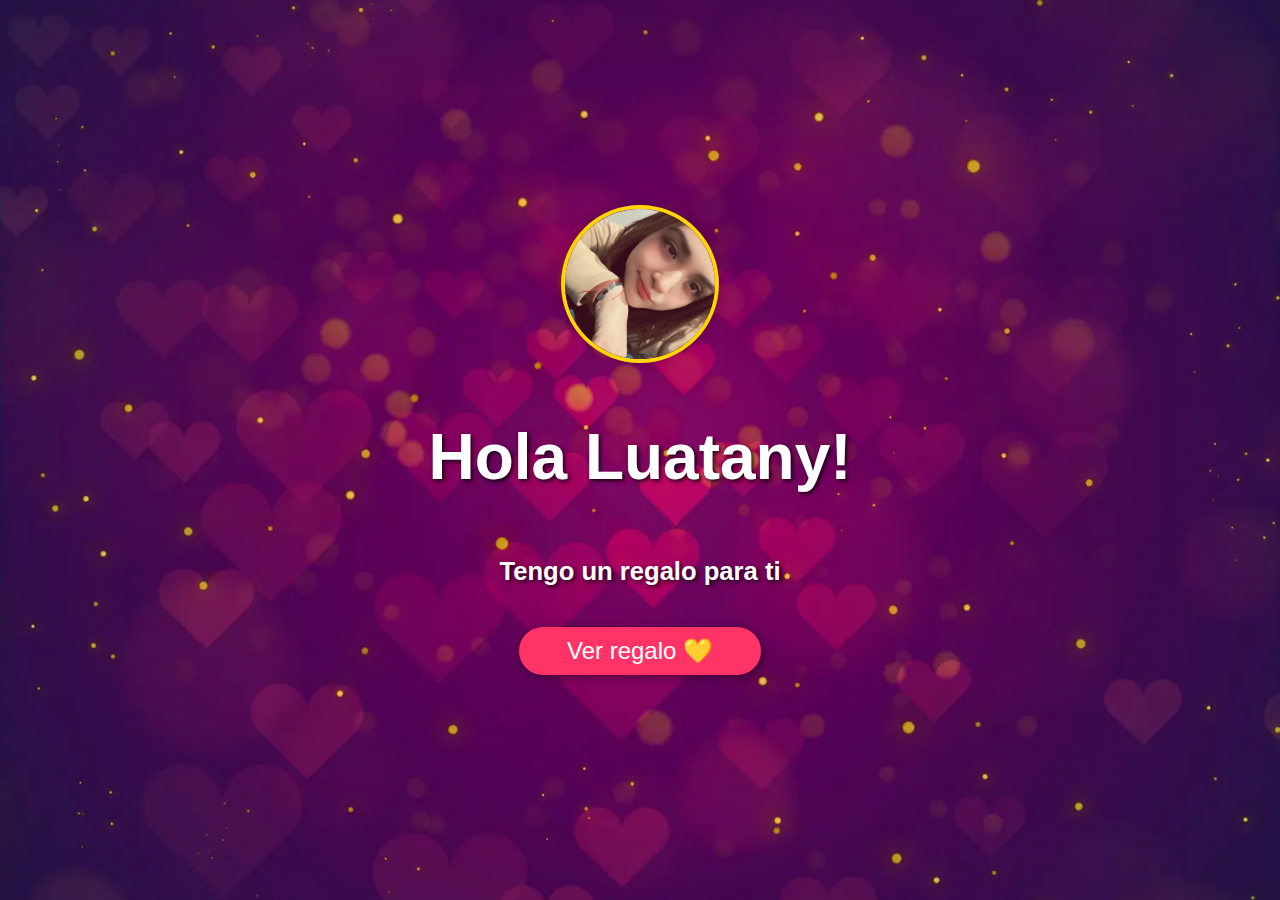
<file: index.html>
<!DOCTYPE html>
<html lang="es">
  <head>
    <meta charset="UTF-8" />
    <meta name="viewport" content="width=device-width, initial-scale=1.0" />
    <title>Para Luatany | Un detalle especial</title>
    <meta name="description" content="Un pequeño detalle para ti" />
    <!-- Open Graph -->
    <meta property="og:title" content="Para Luatany | Un detalle especial" />
    <meta property="og:description" content="Un pequeño detalle para ti">
    <meta property="og:image" content="https://liseth.vercel.app/img/04.jpg">
    <meta property="og:url" content="https://liseth.vercel.app/">
    <meta property="og:type" content="website">

    <!-- Twitter Card -->
    <meta name="twitter:card" content="summary_large_image">
    <meta name="twitter:title" content="Para Luatany | Un detalle especial">
    <meta name="twitter:description" content="Un pequeño detalle para ti">
    <meta name="twitter:image" content="https://liseth.vercel.app/img/04.jpg">

    <!-- Favicon -->
    <link rel="icon" href="img/04.jpg" type="image/x-icon">

    <style>
      body,
      html {
        margin: 0;
        padding: 0;
        height: 100%;
        width: 100%;
        display: flex;
        justify-content: center;
        align-items: center;
        background: url("img/love.webp") no-repeat center center/cover;
        font-family: "Arial", sans-serif;
      }

      h1,
      h2 {
        color: white;
        text-shadow: 2px 2px 4px rgba(0, 0, 0, 0.8);
        text-align: center;
      }

      h1 {
        font-size: 5vw;
        animation: fadeInOut 3s infinite; /* Animación suave */
      }

      h2 {
        font-size: 2vw;
        margin-top: 20px;
        animation: pulse 2s infinite; /* Pequeño efecto de pulsación */
      }

      div {
        display: flex;               /* Activamos flexbox */
        flex-direction: column;      /* Elementos en columna */
        justify-content: center;     /* Centrado vertical */
        align-items: center;         /* Centrado horizontal */
        min-height: 100vh;           /* Ocupa el alto completo de la ventana */         /* Color de fondo suave (opcional) */
        text-align: center;          /* Centra el texto */
        font-family: Arial, sans-serif;
      }

      .imagen{
        width: 150px;                 /* Asegura tamaño uniforme */
        height: 150px;
        border-radius: 50%;           /* 🔑 Hace la imagen redonda */
        object-fit: cover;            /* Ajusta la imagen sin deformarla */
        border: 4px solid #FFD700;    /* Borde dorado (opcional) */
        box-shadow: 0 0 12px rgba(0,0,0,0.2); /* Sombra suave */
        margin-bottom: 15px;
      }

      .button {
        font-size: 1.5em; /* Cambiado a una unidad relativa más adecuada */
        padding: 10px 15px; /* Ampliado el padding para dispositivos más pequeños */
        margin: 20px auto; /* Centrado el botón y ajustado margen */
        border: none;
        background-color: #ff3366;
        color: white;
        cursor: pointer;
        text-decoration: none;
        border-radius: 50px;
        box-shadow: 2px 2px 10px rgba(0, 0, 0, 0.4);
        display: block; /* Hace que el botón se centre automáticamente */
        width: 50%; /* Ajusta el ancho del botón */
      }

      @keyframes fadeInOut {
        0%,
        100% {
          opacity: 0.8;
        }
        50% {
          opacity: 1;
        }
      }

      @keyframes pulse {
        0%,
        100% {
          transform: scale(1);
        }
        50% {
          transform: scale(1.05);
        }
      }

      /* Media Queries para pantallas más pequeñas */
      @media (max-width: 768px) {
        h1 {
          font-size: 6vw; /* Ajusta el tamaño del título para pantallas más pequeñas */
        }
        h2 {
          font-size: 6vw; /* Ajusta el tamaño del título para pantallas más pequeñas */
        }

        .boton {
          font-size: 1em;
          width: 80%; /* Hace el botón más ancho en pantallas pequeñas */
        }
      }

      @media (max-width: 480px) {
        h1 {
          font-size: 6vw; /* Ajusta el tamaño del título para pantallas más pequeñas */
        }
        h2 {
          font-size: 6vw; /* Ajusta el tamaño del título para pantallas más pequeñas */
        }

        .boton {
          font-size: 0.5em; /* Tamaño del texto ajustado */
          width: 70%; /* Botón casi a pantalla completa */
        }
      }
    </style>
  </head>
  <body>
    <div class="contenido">
      <img src="img/04.jpg" width="150" height="150" alt="" class="imagen"/>
      <h1>Hola Luatany!</h1>
      <h2>Tengo un regalo para ti</h2>
      <a class="button" href="flores.html">Ver regalo 💛</a>
    </div>
  </body>
</html>
</file>
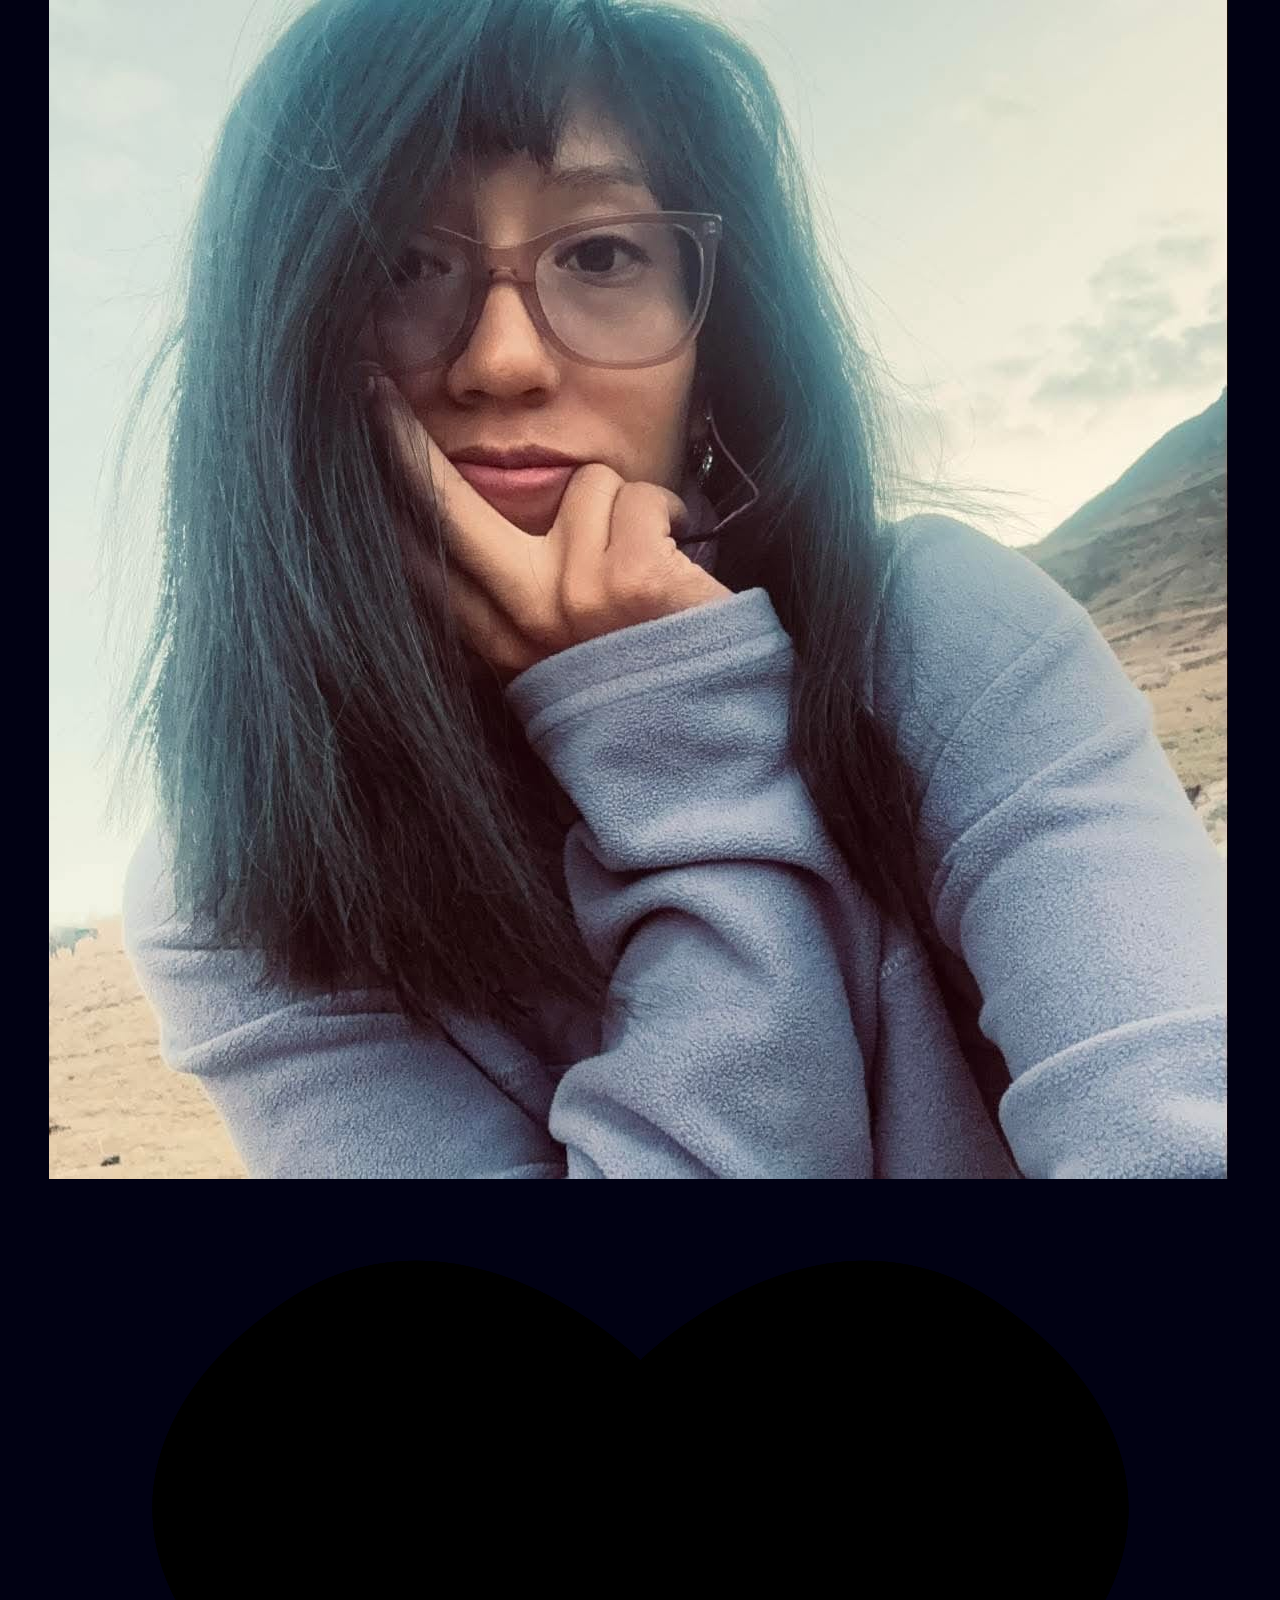
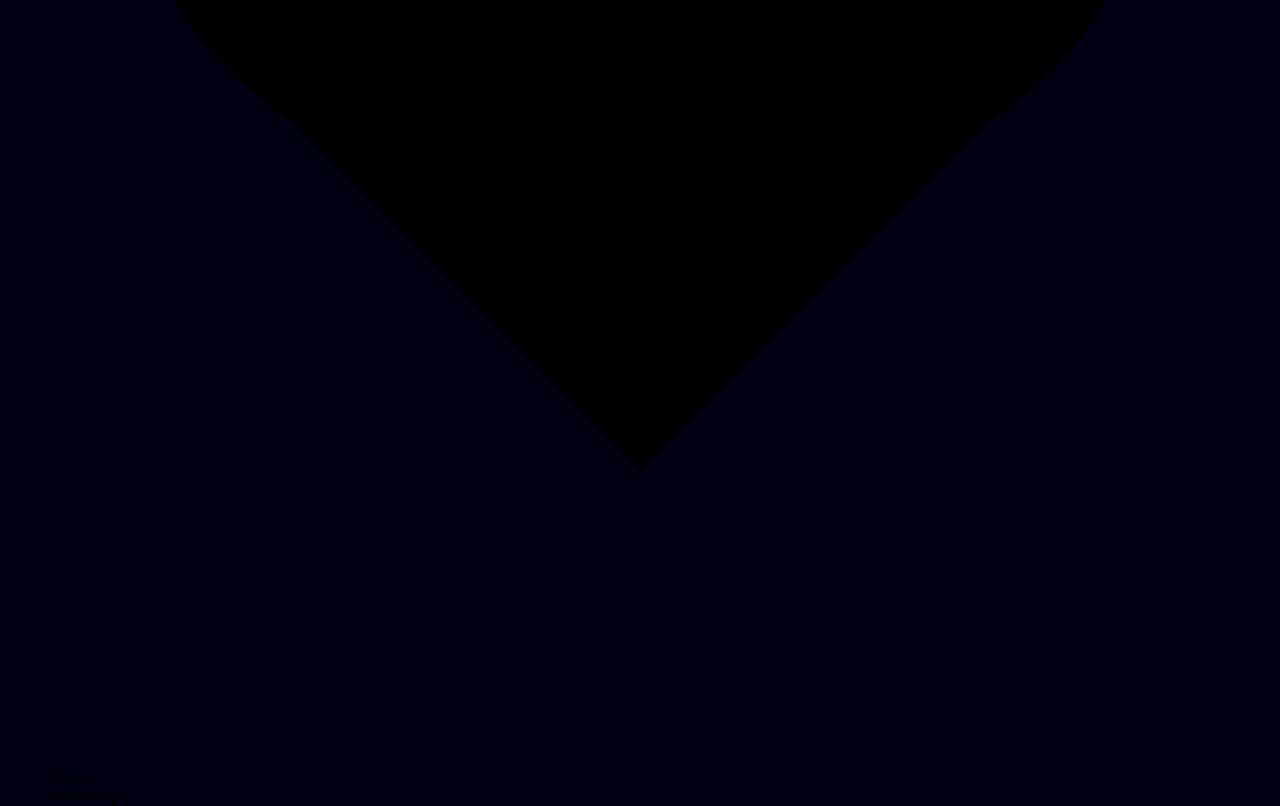
<file: index1.html>
<!DOCTYPE html>
<html lang="es">
<head>
  <meta charset="UTF-8">
  <meta name="viewport" content="width=device-width, initial-scale=1.0">
  
  <title>Neon Heart Chase Animation</title>
  <link rel="stylesheet" href="css/style.css">
</head>
<body>
    
<div class="heart-container">
    <img src="img/01.jpg" alt="">
    <svg class="heart-svg" viewBox="0 0 200 200" xmlns="http://www.w3.org/2000/svg">
    <path id="neon-pink" class="neon-chaser"
          d="M100,30 C100,30 130,0 160,20 C190,40 190,70 160,90 L100,150 L40,90 C10,70 10,40 40,20 C70,0 100,30 100,30 Z" />
    <path id="neon-blue" class="neon-chaser"
          d="M100,30 C100,30 130,0 160,20 C190,40 190,70 160,90 L100,150 L40,90 C10,70 10,40 40,20 C70,0 100,30 100,30 Z" />
    <path id="neon-purple" class="neon-chaser"
          d="M100,30 C100,30 130,0 160,20 C190,40 190,70 160,90 L100,150 L40,90 C10,70 10,40 40,20 C70,0 100,30 100,30 Z" />
    </svg>
  
    <div id="first-message" class="text-message">Te amo</div>
  
    <div id="second-message" class="text-message">Para siempre</div>
</div>

<script src="css/script.js"></script>
</body>
</html>
</file>
<file: css/style.css>
@import url('https://fonts.googleapis.com/css2?family=Great+Vibes&family=Pinyon+Script&display=swap');

@import url('https://fonts.googleapis.com/css2?family=SUSE+Mono:ital,wght@0,100..800;1,100..800&display=swap');

*,
*::after,
*::before {
  padding: 0;
  margin: 0;
  box-sizing: border-box;
}

:root {
  --dark-color: #010113;
}

body {
  display: flex;
  align-items: flex-end;
  justify-content: center;
  min-height: 100vh;
  background-color: var(--dark-color);
  overflow: hidden;
  perspective: 1000px;
}
.night {
  position: fixed;
  left: 50%;
  top: 0;
  transform: translateX(-50%);
  width: 100%;
  height: 100vh;
  filter: blur(0.1vmin);
  background-image: radial-gradient(
      ellipse at top,
      transparent 0%,
      var(--dark-color)
    ),
    radial-gradient(
      ellipse at bottom,
      var(--dark-color),
      rgba(145, 233, 255, 0.2)
    ),
    repeating-linear-gradient(
      220deg,
      rgb(0, 0, 0) 0px,
      rgb(0, 0, 0) 19px,
      transparent 19px,
      transparent 22px
    ),
    repeating-linear-gradient(
      189deg,
      rgb(0, 0, 0) 0px,
      rgb(0, 0, 0) 19px,
      transparent 19px,
      transparent 22px
    ),
    repeating-linear-gradient(
      148deg,
      rgb(0, 0, 0) 0px,
      rgb(0, 0, 0) 19px,
      transparent 19px,
      transparent 22px
    ),
    linear-gradient(90deg, rgb(255, 94, 0), rgb(240, 240, 240));
}

.flowers {
  position: relative;
  transform: scale(0.9);
}

.flower {
  position: absolute;
  bottom: 10vmin;
  transform-origin: bottom center;
  z-index: 10;
  --fl-speed: 0.8s;
}
.flower--1 {
  -webkit-animation: moving-flower-1 4s linear infinite;
  animation: moving-flower-1 4s linear infinite;
}
.flower--1 .flower__line {
  height: 70vmin;
  -webkit-animation-delay: 0.3s;
  animation-delay: 0.3s;
}
.flower--1 .flower__line__leaf--1 {
  -webkit-animation: blooming-leaf-right var(--fl-speed) 1.6s backwards;
  animation: blooming-leaf-right var(--fl-speed) 1.6s backwards;
}
.flower--1 .flower__line__leaf--2 {
  -webkit-animation: blooming-leaf-right var(--fl-speed) 1.4s backwards;
  animation: blooming-leaf-right var(--fl-speed) 1.4s backwards;
}
.flower--1 .flower__line__leaf--3 {
  -webkit-animation: blooming-leaf-left var(--fl-speed) 1.2s backwards;
  animation: blooming-leaf-left var(--fl-speed) 1.2s backwards;
}
.flower--1 .flower__line__leaf--4 {
  -webkit-animation: blooming-leaf-left var(--fl-speed) 1s backwards;
  animation: blooming-leaf-left var(--fl-speed) 1s backwards;
}
.flower--1 .flower__line__leaf--5 {
  -webkit-animation: blooming-leaf-right var(--fl-speed) 1.8s backwards;
  animation: blooming-leaf-right var(--fl-speed) 1.8s backwards;
}
.flower--1 .flower__line__leaf--6 {
  -webkit-animation: blooming-leaf-left var(--fl-speed) 2s backwards;
  animation: blooming-leaf-left var(--fl-speed) 2s backwards;
}


.flower--2 {
  left: 50%;
  transform: rotate(20deg);
  -webkit-animation: moving-flower-2 4s linear infinite;
  animation: moving-flower-2 4s linear infinite;
}
.flower--2 .flower__line {
  height: 55vmin;
  -webkit-animation-delay: 0.6s;
  animation-delay: 0.6s;
}
.flower--2 .flower__line__leaf--1 {
  -webkit-animation: blooming-leaf-right var(--fl-speed) 1.9s backwards;
  animation: blooming-leaf-right var(--fl-speed) 1.9s backwards;
}
.flower--2 .flower__line__leaf--2 {
  -webkit-animation: blooming-leaf-right var(--fl-speed) 1.7s backwards;
  animation: blooming-leaf-right var(--fl-speed) 1.7s backwards;
}
.flower--2 .flower__line__leaf--3 {
  -webkit-animation: blooming-leaf-left var(--fl-speed) 1.5s backwards;
  animation: blooming-leaf-left var(--fl-speed) 1.5s backwards;
}
.flower--2 .flower__line__leaf--4 {
  -webkit-animation: blooming-leaf-left var(--fl-speed) 1.3s backwards;
  animation: blooming-leaf-left var(--fl-speed) 1.3s backwards;
}
.flower--3 {
  left: 50%;
  transform: rotate(-15deg);
  -webkit-animation: moving-flower-3 4s linear infinite;
  animation: moving-flower-3 4s linear infinite;
}
.flower--3 .flower__line {
  height: 55vmin;
  -webkit-animation-delay: 0.9s;
  animation-delay: 0.9s;
}
.flower--3 .flower__line__leaf--1 {
  -webkit-animation: blooming-leaf-right var(--fl-speed) 2.5s backwards;
  animation: blooming-leaf-right var(--fl-speed) 2.5s backwards;
}
.flower--3 .flower__line__leaf--2 {
  -webkit-animation: blooming-leaf-right var(--fl-speed) 2.3s backwards;
  animation: blooming-leaf-right var(--fl-speed) 2.3s backwards;
}
.flower--3 .flower__line__leaf--3 {
  -webkit-animation: blooming-leaf-left var(--fl-speed) 2.1s backwards;
  animation: blooming-leaf-left var(--fl-speed) 2.1s backwards;
}
.flower--3 .flower__line__leaf--4 {
  -webkit-animation: blooming-leaf-left var(--fl-speed) 1.9s backwards;
  animation: blooming-leaf-left var(--fl-speed) 1.9s backwards;
}

.flower--4 {
  left: 80%;
  transform: rotate(-50deg);
  -webkit-animation: moving-flower-4 4s linear infinite;
  animation: moving-flower-4 4s linear infinite;
}
.flower--4 .flower__line {
  height: 45vmin;
  -webkit-animation-delay: 0.9s;
  animation-delay: 0.9s;
}
.flower--4 .flower__line__leaf--1 {
  -webkit-animation: blooming-leaf-right var(--fl-speed) 2.5s backwards;
  animation: blooming-leaf-right var(--fl-speed) 2.5s backwards;
}
.flower--4 .flower__line__leaf--2 {
  -webkit-animation: blooming-leaf-right var(--fl-speed) 2.3s backwards;
  animation: blooming-leaf-right var(--fl-speed) 2.3s backwards;
}
.flower--4 .flower__line__leaf--3 {
  -webkit-animation: blooming-leaf-left var(--fl-speed) 2.1s backwards;
  animation: blooming-leaf-left var(--fl-speed) 2.1s backwards;
}
.flower--4 .flower__line__leaf--4 {
  -webkit-animation: blooming-leaf-left var(--fl-speed) 1.9s backwards;
  animation: blooming-leaf-left var(--fl-speed) 1.9s backwards;
}


.flower--5 {
  -webkit-animation: moving-flower-5 4s linear infinite;
  animation: moving-flower-5 4s linear infinite;
}
.flower--5 .flower__line {
  height: 45vmin;
  -webkit-animation-delay: 0.3s;
  animation-delay: 0.3s;
}
.flower--5 .flower__line__leaf--1 {
  -webkit-animation: blooming-leaf-right var(--fl-speed) 1.6s backwards;
  animation: blooming-leaf-right var(--fl-speed) 1.6s backwards;
}
.flower--5 .flower__line__leaf--2 {
  -webkit-animation: blooming-leaf-right var(--fl-speed) 1.4s backwards;
  animation: blooming-leaf-right var(--fl-speed) 1.4s backwards;
}
.flower--5 .flower__line__leaf--3 {
  -webkit-animation: blooming-leaf-left var(--fl-speed) 1.2s backwards;
  animation: blooming-leaf-left var(--fl-speed) 1.2s backwards;
}
.flower--5 .flower__line__leaf--4 {
  -webkit-animation: blooming-leaf-left var(--fl-speed) 1s backwards;
  animation: blooming-leaf-left var(--fl-speed) 1s backwards;
}
.flower--5 .flower__line__leaf--5 {
  -webkit-animation: blooming-leaf-right var(--fl-speed) 1.8s backwards;
  animation: blooming-leaf-right var(--fl-speed) 1.8s backwards;
}
.flower--5 .flower__line__leaf--6 {
  -webkit-animation: blooming-leaf-left var(--fl-speed) 2s backwards;
  animation: blooming-leaf-left var(--fl-speed) 2s backwards;
}


.flower--6 {
  -webkit-animation: moving-flower-6 4s linear infinite;
  animation: moving-flower-6 4s linear infinite;
}
.flower--6 .flower__line {
  height: 58vmin;
  -webkit-animation-delay: 0.3s;
  animation-delay: 0.3s;
}
.flower--6 .flower__line__leaf--1 {
  -webkit-animation: blooming-leaf-right var(--fl-speed) 1.6s backwards;
  animation: blooming-leaf-right var(--fl-speed) 1.6s backwards;
}
.flower--6 .flower__line__leaf--2 {
  -webkit-animation: blooming-leaf-right var(--fl-speed) 1.4s backwards;
  animation: blooming-leaf-right var(--fl-speed) 1.4s backwards;
}
.flower--6 .flower__line__leaf--3 {
  -webkit-animation: blooming-leaf-left var(--fl-speed) 1.2s backwards;
  animation: blooming-leaf-left var(--fl-speed) 1.2s backwards;
}
.flower--6 .flower__line__leaf--4 {
  -webkit-animation: blooming-leaf-left var(--fl-speed) 1s backwards;
  animation: blooming-leaf-left var(--fl-speed) 1s backwards;
}
.flower--6 .flower__line__leaf--5 {
  -webkit-animation: blooming-leaf-right var(--fl-speed) 1.8s backwards;
  animation: blooming-leaf-right var(--fl-speed) 1.8s backwards;
}
.flower--6 .flower__line__leaf--6 {
  -webkit-animation: blooming-leaf-left var(--fl-speed) 2s backwards;
  animation: blooming-leaf-left var(--fl-speed) 2s backwards;
}


.flower--7 {
  -webkit-animation: moving-flower-7 4s linear infinite;
  animation: moving-flower-7 4s linear infinite;
}
.flower--7 .flower__line {
  height: 45vmin;
  -webkit-animation-delay: 0.3s;
  animation-delay: 0.3s;
}
.flower--7 .flower__line__leaf--1 {
  -webkit-animation: blooming-leaf-right var(--fl-speed) 1.6s backwards;
  animation: blooming-leaf-right var(--fl-speed) 1.6s backwards;
}
.flower--7 .flower__line__leaf--2 {
  -webkit-animation: blooming-leaf-right var(--fl-speed) 1.4s backwards;
  animation: blooming-leaf-right var(--fl-speed) 1.4s backwards;
}
.flower--7 .flower__line__leaf--3 {
  -webkit-animation: blooming-leaf-left var(--fl-speed) 1.2s backwards;
  animation: blooming-leaf-left var(--fl-speed) 1.2s backwards;
}
.flower--7 .flower__line__leaf--4 {
  -webkit-animation: blooming-leaf-left var(--fl-speed) 1s backwards;
  animation: blooming-leaf-left var(--fl-speed) 1s backwards;
}
.flower--7 .flower__line__leaf--5 {
  -webkit-animation: blooming-leaf-right var(--fl-speed) 1.8s backwards;
  animation: blooming-leaf-right var(--fl-speed) 1.8s backwards;
}
.flower--7 .flower__line__leaf--6 {
  -webkit-animation: blooming-leaf-left var(--fl-speed) 2s backwards;
  animation: blooming-leaf-left var(--fl-speed) 2s backwards;
}

.flower--8 {
  -webkit-animation: moving-flower-8 4s linear infinite;
  animation: moving-flower-8 4s linear infinite;
}
.flower--8 .flower__line {
  height: 30vmin;
  -webkit-animation-delay: 0.3s;
  animation-delay: 0.3s;
}
.flower--8 .flower__line__leaf--1 {
  -webkit-animation: blooming-leaf-right var(--fl-speed) 1.6s backwards;
  animation: blooming-leaf-right var(--fl-speed) 1.6s backwards;
}
.flower--8 .flower__line__leaf--2 {
  -webkit-animation: blooming-leaf-right var(--fl-speed) 1.4s backwards;
  animation: blooming-leaf-right var(--fl-speed) 1.4s backwards;
}
.flower--8 .flower__line__leaf--3 {
  -webkit-animation: blooming-leaf-left var(--fl-speed) 1.2s backwards;
  animation: blooming-leaf-left var(--fl-speed) 1.2s backwards;
}
.flower--8 .flower__line__leaf--4 {
  -webkit-animation: blooming-leaf-left var(--fl-speed) 1s backwards;
  animation: blooming-leaf-left var(--fl-speed) 1s backwards;
}
.flower--8 .flower__line__leaf--5 {
  -webkit-animation: blooming-leaf-right var(--fl-speed) 1.8s backwards;
  animation: blooming-leaf-right var(--fl-speed) 1.8s backwards;
}
.flower--8 .flower__line__leaf--6 {
  -webkit-animation: blooming-leaf-left var(--fl-speed) 2s backwards;
  animation: blooming-leaf-left var(--fl-speed) 2s backwards;
}

.flower--9 {
  -webkit-animation: moving-flower-9 4s linear infinite;
  animation: moving-flower-9 4s linear infinite;
}
.flower--9 .flower__line {
  height: 35vmin;
  -webkit-animation-delay: 0.3s;
  animation-delay: 0.3s;
}
.flower--9 .flower__line__leaf--1 {
  -webkit-animation: blooming-leaf-right var(--fl-speed) 1.6s backwards;
  animation: blooming-leaf-right var(--fl-speed) 1.6s backwards;
}
.flower--9 .flower__line__leaf--2 {
  -webkit-animation: blooming-leaf-right var(--fl-speed) 1.4s backwards;
  animation: blooming-leaf-right var(--fl-speed) 1.4s backwards;
}
.flower--9 .flower__line__leaf--3 {
  -webkit-animation: blooming-leaf-left var(--fl-speed) 1.2s backwards;
  animation: blooming-leaf-left var(--fl-speed) 1.2s backwards;
}
.flower--9 .flower__line__leaf--4 {
  -webkit-animation: blooming-leaf-left var(--fl-speed) 1s backwards;
  animation: blooming-leaf-left var(--fl-speed) 1s backwards;
}
.flower--9 .flower__line__leaf--5 {
  -webkit-animation: blooming-leaf-right var(--fl-speed) 1.8s backwards;
  animation: blooming-leaf-right var(--fl-speed) 1.8s backwards;
}
.flower--9 .flower__line__leaf--6 {
  -webkit-animation: blooming-leaf-left var(--fl-speed) 2s backwards;
  animation: blooming-leaf-left var(--fl-speed) 2s backwards;
}

.flower--10 {
  -webkit-animation: moving-flower-10 4s linear infinite;
  animation: moving-flower-10 4s linear infinite;
}
.flower--10 .flower__line {
  height: 35vmin;
  -webkit-animation-delay: 0.3s;
  animation-delay: 0.3s;
}
.flower--10 .flower__line__leaf--1 {
  -webkit-animation: blooming-leaf-right var(--fl-speed) 1.6s backwards;
  animation: blooming-leaf-right var(--fl-speed) 1.6s backwards;
}
.flower--10 .flower__line__leaf--2 {
  -webkit-animation: blooming-leaf-right var(--fl-speed) 1.4s backwards;
  animation: blooming-leaf-right var(--fl-speed) 1.4s backwards;
}
.flower--10 .flower__line__leaf--3 {
  -webkit-animation: blooming-leaf-left var(--fl-speed) 1.2s backwards;
  animation: blooming-leaf-left var(--fl-speed) 1.2s backwards;
}
.flower--10 .flower__line__leaf--4 {
  -webkit-animation: blooming-leaf-left var(--fl-speed) 1s backwards;
  animation: blooming-leaf-left var(--fl-speed) 1s backwards;
}
.flower--10 .flower__line__leaf--5 {
  -webkit-animation: blooming-leaf-right var(--fl-speed) 1.8s backwards;
  animation: blooming-leaf-right var(--fl-speed) 1.8s backwards;
}
.flower--10 .flower__line__leaf--6 {
  -webkit-animation: blooming-leaf-left var(--fl-speed) 2s backwards;
  animation: blooming-leaf-left var(--fl-speed) 2s backwards;
}

.flower--11 {
  -webkit-animation: moving-flower-11 4s linear infinite;
  animation: moving-flower-11 4s linear infinite;
}
.flower--11 .flower__line {
  height: 30vmin;
  -webkit-animation-delay: 0.3s;
  animation-delay: 0.3s;
}
.flower--11 .flower__line__leaf--1 {
  -webkit-animation: blooming-leaf-right var(--fl-speed) 1.6s backwards;
  animation: blooming-leaf-right var(--fl-speed) 1.6s backwards;
}
.flower--11 .flower__line__leaf--2 {
  -webkit-animation: blooming-leaf-right var(--fl-speed) 1.4s backwards;
  animation: blooming-leaf-right var(--fl-speed) 1.4s backwards;
}
.flower--11 .flower__line__leaf--3 {
  -webkit-animation: blooming-leaf-left var(--fl-speed) 1.2s backwards;
  animation: blooming-leaf-left var(--fl-speed) 1.2s backwards;
}
.flower--11 .flower__line__leaf--4 {
  -webkit-animation: blooming-leaf-left var(--fl-speed) 1s backwards;
  animation: blooming-leaf-left var(--fl-speed) 1s backwards;
}
.flower--11 .flower__line__leaf--5 {
  -webkit-animation: blooming-leaf-right var(--fl-speed) 1.8s backwards;
  animation: blooming-leaf-right var(--fl-speed) 1.8s backwards;
}
.flower--11 .flower__line__leaf--6 {
  -webkit-animation: blooming-leaf-left var(--fl-speed) 2s backwards;
  animation: blooming-leaf-left var(--fl-speed) 2s backwards;
}


.flower__leafs {
  position: relative;
  -webkit-animation: blooming-flower 2s backwards;
  animation: blooming-flower 2s backwards;
}
.flower__leafs--1 {
  -webkit-animation-delay: 1.1s;
  animation-delay: 1.1s;
}
.flower__leafs--2 {
  -webkit-animation-delay: 1.4s;
  animation-delay: 1.4s;
}
.flower__leafs--3 {
  -webkit-animation-delay: 1.7s;
  animation-delay: 1.7s;
}
.flower__leafs::after {
  content: "";
  position: absolute;
  left: 0;
  top: 0;
  transform: translate(-50%, -100%);
  width: 8vmin;
  height: 8vmin;
  background-color: #e7b201;
  filter: blur(10vmin);
}
.flower__leaf {
  position: absolute;
  bottom: 0;
  left: 50%;
  width: 8vmin;
  height: 11vmin;
  border-radius: 51% 49% 47% 53%/44% 45% 55% 69%;
  background-color: #e6f331;
  background-image: linear-gradient(to top, #FFC107, #e6f331);
  transform-origin: bottom center;
  opacity: 0.9;
  box-shadow: inset 0 0 2vmin rgba(255, 255, 255, 0.5);
}
.flower__leaf--1 {
  transform: translate(-10%, 1%) rotateY(40deg) rotateX(-50deg);
}
.flower__leaf--2 {
  transform: translate(-50%, -4%) rotateX(40deg);
}
.flower__leaf--3 {
  transform: translate(-90%, 0%) rotateY(45deg) rotateX(50deg);
}
.flower__leaf--4 {
  width: 8vmin;
  height: 8vmin;
  transform-origin: bottom left;
  border-radius: 4vmin 10vmin 4vmin 4vmin;
  transform: translate(0%, 18%) rotateX(70deg) rotate(-43deg);
  background-image: linear-gradient(to top, #e6f331, #e6f331);
  z-index: 1;
  opacity: 0.8;
}
.flower__white-circle {
  position: absolute;
  left: -3.5vmin;
  top: -3vmin;
  width: 9vmin;
  height: 4vmin;
  border-radius: 50%;
  background-color: #fff;
}
.flower__white-circle::after {
  content: "";
  position: absolute;
  left: 50%;
  top: 45%;
  transform: translate(-50%, -50%);
  width: 60%;
  height: 60%;
  border-radius: inherit;
  background-image: repeating-linear-gradient(
      135deg,
      rgba(0, 0, 0, 0.03) 0px,
      rgba(0, 0, 0, 0.03) 1px,
      transparent 1px,
      transparent 12px
    ),
    repeating-linear-gradient(
      45deg,
      rgba(0, 0, 0, 0.03) 0px,
      rgba(0, 0, 0, 0.03) 1px,
      transparent 1px,
      transparent 12px
    ),
    repeating-linear-gradient(
      67.5deg,
      rgba(0, 0, 0, 0.03) 0px,
      rgba(0, 0, 0, 0.03) 1px,
      transparent 1px,
      transparent 12px
    ),
    repeating-linear-gradient(
      135deg,
      rgba(0, 0, 0, 0.03) 0px,
      rgba(0, 0, 0, 0.03) 1px,
      transparent 1px,
      transparent 12px
    ),
    repeating-linear-gradient(
      45deg,
      rgba(0, 0, 0, 0.03) 0px,
      rgba(0, 0, 0, 0.03) 1px,
      transparent 1px,
      transparent 12px
    ),
    repeating-linear-gradient(
      112.5deg,
      rgba(0, 0, 0, 0.03) 0px,
      rgba(0, 0, 0, 0.03) 1px,
      transparent 1px,
      transparent 12px
    ),
    repeating-linear-gradient(
      112.5deg,
      rgba(0, 0, 0, 0.03) 0px,
      rgba(0, 0, 0, 0.03) 1px,
      transparent 1px,
      transparent 12px
    ),
    repeating-linear-gradient(
      45deg,
      rgba(0, 0, 0, 0.03) 0px,
      rgba(0, 0, 0, 0.03) 1px,
      transparent 1px,
      transparent 12px
    ),
    repeating-linear-gradient(
      22.5deg,
      rgba(0, 0, 0, 0.03) 0px,
      rgba(0, 0, 0, 0.03) 1px,
      transparent 1px,
      transparent 12px
    ),
    repeating-linear-gradient(
      45deg,
      rgba(0, 0, 0, 0.03) 0px,
      rgba(0, 0, 0, 0.03) 1px,
      transparent 1px,
      transparent 12px
    ),
    repeating-linear-gradient(
      22.5deg,
      rgba(0, 0, 0, 0.03) 0px,
      rgba(0, 0, 0, 0.03) 1px,
      transparent 1px,
      transparent 12px
    ),
    repeating-linear-gradient(
      135deg,
      rgba(0, 0, 0, 0.03) 0px,
      rgba(0, 0, 0, 0.03) 1px,
      transparent 1px,
      transparent 12px
    ),
    repeating-linear-gradient(
      157.5deg,
      rgba(0, 0, 0, 0.03) 0px,
      rgba(0, 0, 0, 0.03) 1px,
      transparent 1px,
      transparent 12px
    ),
    repeating-linear-gradient(
      67.5deg,
      rgba(0, 0, 0, 0.03) 0px,
      rgba(0, 0, 0, 0.03) 1px,
      transparent 1px,
      transparent 12px
    ),
    repeating-linear-gradient(
      67.5deg,
      rgba(0, 0, 0, 0.03) 0px,
      rgba(0, 0, 0, 0.03) 1px,
      transparent 1px,
      transparent 12px
    ),
    linear-gradient(90deg, rgb(255, 235, 18), rgb(255, 206, 0));
}
.flower__line {
  height: 55vmin;
  width: 1.5vmin;
  background-image: linear-gradient(
      to left,
      rgba(0, 0, 0, 0.2),
      transparent,
      rgba(255, 255, 255, 0.2)
    ),
    linear-gradient(to top, transparent 10%, #056d24, #028137);
  box-shadow: inset 0 0 2px rgba(0, 0, 0, 0.5);
  -webkit-animation: grow-flower-tree 4s backwards;
  animation: grow-flower-tree 4s backwards;
}
.flower__line__leaf {
  --w: 7vmin;
  --h: calc(var(--w) + 2vmin);
  position: absolute;
  top: 20%;
  left: 90%;
  width: var(--w);
  height: var(--h);
  border-top-right-radius: var(--h);
  border-bottom-left-radius: var(--h);
  background-image: linear-gradient(to top, rgba(12, 94, 32, 0.4), #028137);
}
.flower__line__leaf--1 {
  transform: rotate(70deg) rotateY(30deg);
}
.flower__line__leaf--2 {
  top: 45%;
  transform: rotate(70deg) rotateY(30deg);
}
.flower__line__leaf--3,
.flower__line__leaf--4,
.flower__line__leaf--6 {
  border-top-right-radius: 0;
  border-bottom-left-radius: 0;
  border-top-left-radius: var(--h);
  border-bottom-right-radius: var(--h);
  left: -460%;
  top: 12%;
  transform: rotate(-70deg) rotateY(30deg);
}
.flower__line__leaf--4 {
  top: 40%;
}
.flower__line__leaf--5 {
  top: 0;
  transform-origin: left;
  transform: rotate(70deg) rotateY(30deg) scale(0.6);
}
.flower__line__leaf--6 {
  top: -2%;
  left: -450%;
  transform-origin: right;
  transform: rotate(-70deg) rotateY(30deg) scale(0.6);
}
.flower__light {
  position: absolute;
  bottom: 0vmin;
  width: 1vmin;
  height: 1vmin;
  background-color: rgb(255, 251, 0);
  border-radius: 50%;
  filter: blur(0.2vmin);
  -webkit-animation: light-ans 4s linear infinite backwards;
  animation: light-ans 4s linear infinite backwards;
}
.flower__light:nth-child(odd) {
  background-color: #028137;
}
.flower__light--1 {
  left: -2vmin;
  -webkit-animation-delay: 1s;
  animation-delay: 1s;
}
.flower__light--2 {
  left: 3vmin;
  -webkit-animation-delay: 0.5s;
  animation-delay: 0.5s;
}
.flower__light--3 {
  left: -6vmin;
  -webkit-animation-delay: 0.3s;
  animation-delay: 0.3s;
}
.flower__light--4 {
  left: 6vmin;
  -webkit-animation-delay: 0.9s;
  animation-delay: 0.9s;
}
.flower__light--5 {
  left: -1vmin;
  -webkit-animation-delay: 1.5s;
  animation-delay: 1.5s;
}
.flower__light--6 {
  left: -4vmin;
  -webkit-animation-delay: 3s;
  animation-delay: 3s;
}
.flower__light--7 {
  left: 3vmin;
  -webkit-animation-delay: 2s;
  animation-delay: 2s;
}
.flower__light--8 {
  left: -6vmin;
  -webkit-animation-delay: 3.5s;
  animation-delay: 3.5s;
}
.flower__grass {
  --c: #028137;
  --line-w: 1.5vmin;
  position: absolute;
  bottom: 12vmin;
  left: -7vmin;
  display: flex;
  flex-direction: column;
  align-items: flex-end;
  z-index: 20;
  transform-origin: bottom center;
  transform: rotate(-48deg) rotateY(40deg);
}
.flower__grass--1 {
  -webkit-animation: moving-grass 2s linear infinite;
  animation: moving-grass 2s linear infinite;
}
.flower__grass--2 {
  left: 2vmin;
  bottom: 10vmin;
  transform: scale(0.5) rotate(75deg) rotateX(10deg) rotateY(-200deg);
  opacity: 0.8;
  z-index: 0;
  -webkit-animation: moving-grass--2 1.5s linear infinite;
  animation: moving-grass--2 1.5s linear infinite;
}
.flower__grass--top {
  width: 7vmin;
  height: 10vmin;
  border-top-right-radius: 100%;
  border-right: var(--line-w) solid var(--c);
  transform-origin: bottom center;
  transform: rotate(-2deg);
}
.flower__grass--bottom {
  margin-top: -2px;
  width: var(--line-w);
  height: 25vmin;
  background-image: linear-gradient(to top, transparent, var(--c));
}
.flower__grass__leaf {
  --size: 10vmin;
  position: absolute;
  width: calc(var(--size) * 2.1);
  height: var(--size);
  border-top-left-radius: var(--size);
  border-top-right-radius: var(--size);
  background-image: linear-gradient(
    to top,
    transparent,
    transparent 30%,
    var(--c)
  );
  z-index: 100;
}
.flower__grass__leaf--1 {
  top: -6%;
  left: 30%;
  --size: 6vmin;
  transform: rotate(-20deg);
  -webkit-animation: growing-grass-ans--1 2s 2.6s backwards;
  animation: growing-grass-ans--1 2s 2.6s backwards;
}
@-webkit-keyframes growing-grass-ans--1 {
  0% {
    transform-origin: bottom left;
    transform: rotate(-20deg) scale(0);
  }
}
@keyframes growing-grass-ans--1 {
  0% {
    transform-origin: bottom left;
    transform: rotate(-20deg) scale(0);
  }
}
.flower__grass__leaf--2 {
  top: -5%;
  left: -110%;
  --size: 6vmin;
  transform: rotate(10deg);
  -webkit-animation: growing-grass-ans--2 2s 2.4s linear backwards;
  animation: growing-grass-ans--2 2s 2.4s linear backwards;
}
@-webkit-keyframes growing-grass-ans--2 {
  0% {
    transform-origin: bottom right;
    transform: rotate(10deg) scale(0);
  }
}
@keyframes growing-grass-ans--2 {
  0% {
    transform-origin: bottom right;
    transform: rotate(10deg) scale(0);
  }
}
.flower__grass__leaf--3 {
  top: 5%;
  left: 60%;
  --size: 8vmin;
  transform: rotate(-18deg) rotateX(-20deg);
  -webkit-animation: growing-grass-ans--3 2s 2.2s linear backwards;
  animation: growing-grass-ans--3 2s 2.2s linear backwards;
}
@-webkit-keyframes growing-grass-ans--3 {
  0% {
    transform-origin: bottom left;
    transform: rotate(-18deg) rotateX(-20deg) scale(0);
  }
}
@keyframes growing-grass-ans--3 {
  0% {
    transform-origin: bottom left;
    transform: rotate(-18deg) rotateX(-20deg) scale(0);
  }
}
.flower__grass__leaf--4 {
  top: 6%;
  left: -135%;
  --size: 8vmin;
  transform: rotate(2deg);
  -webkit-animation: growing-grass-ans--4 2s 2s linear backwards;
  animation: growing-grass-ans--4 2s 2s linear backwards;
}
@-webkit-keyframes growing-grass-ans--4 {
  0% {
    transform-origin: bottom right;
    transform: rotate(2deg) scale(0);
  }
}
@keyframes growing-grass-ans--4 {
  0% {
    transform-origin: bottom right;
    transform: rotate(2deg) scale(0);
  }
}
.flower__grass__leaf--5 {
  top: 20%;
  left: 60%;
  --size: 10vmin;
  transform: rotate(-24deg) rotateX(-20deg);
  -webkit-animation: growing-grass-ans--5 2s 1.8s linear backwards;
  animation: growing-grass-ans--5 2s 1.8s linear backwards;
}
@-webkit-keyframes growing-grass-ans--5 {
  0% {
    transform-origin: bottom left;
    transform: rotate(-24deg) rotateX(-20deg) scale(0);
  }
}
@keyframes growing-grass-ans--5 {
  0% {
    transform-origin: bottom left;
    transform: rotate(-24deg) rotateX(-20deg) scale(0);
  }
}
.flower__grass__leaf--6 {
  top: 22%;
  left: -180%;
  --size: 10vmin;
  transform: rotate(10deg);
  -webkit-animation: growing-grass-ans--6 2s 1.6s linear backwards;
  animation: growing-grass-ans--6 2s 1.6s linear backwards;
}
@-webkit-keyframes growing-grass-ans--6 {
  0% {
    transform-origin: bottom right;
    transform: rotate(10deg) scale(0);
  }
}
@keyframes growing-grass-ans--6 {
  0% {
    transform-origin: bottom right;
    transform: rotate(10deg) scale(0);
  }
}
.flower__grass__leaf--7 {
  top: 39%;
  left: 70%;
  --size: 10vmin;
  transform: rotate(-10deg);
  -webkit-animation: growing-grass-ans--7 2s 1.4s linear backwards;
  animation: growing-grass-ans--7 2s 1.4s linear backwards;
}
@-webkit-keyframes growing-grass-ans--7 {
  0% {
    transform-origin: bottom left;
    transform: rotate(-10deg) scale(0);
  }
}
@keyframes growing-grass-ans--7 {
  0% {
    transform-origin: bottom left;
    transform: rotate(-10deg) scale(0);
  }
}
.flower__grass__leaf--8 {
  top: 40%;
  left: -215%;
  --size: 11vmin;
  transform: rotate(10deg);
  -webkit-animation: growing-grass-ans--8 2s 1.2s linear backwards;
  animation: growing-grass-ans--8 2s 1.2s linear backwards;
}
@-webkit-keyframes growing-grass-ans--8 {
  0% {
    transform-origin: bottom right;
    transform: rotate(10deg) scale(0);
  }
}
@keyframes growing-grass-ans--8 {
  0% {
    transform-origin: bottom right;
    transform: rotate(10deg) scale(0);
  }
}
.flower__grass__overlay {
  position: absolute;
  top: -10%;
  right: 0%;
  width: 100%;
  height: 100%;
  background-color: rgba(0, 0, 0, 0.6);
  filter: blur(1.5vmin);
  z-index: 100;
}
.flower__g-long {
  --w: 2vmin;
  --h: 6vmin;
  --c: #0d6632;
  position: absolute;
  bottom: 10vmin;
  left: -3vmin;
  transform-origin: bottom center;
  transform: rotate(-30deg) rotateY(-20deg);
  display: flex;
  flex-direction: column;
  align-items: flex-end;
  -webkit-animation: flower-g-long-ans 3s linear infinite;
  animation: flower-g-long-ans 3s linear infinite;
}
@-webkit-keyframes flower-g-long-ans {
  0%,
  100% {
    transform: rotate(-30deg) rotateY(-20deg);
  }
  50% {
    transform: rotate(-32deg) rotateY(-20deg);
  }
}
@keyframes flower-g-long-ans {
  0%,
  100% {
    transform: rotate(-30deg) rotateY(-20deg);
  }
  50% {
    transform: rotate(-32deg) rotateY(-20deg);
  }
}
.flower__g-long__top {
  top: calc(var(--h) * -1);
  width: calc(var(--w) + 1vmin);
  height: var(--h);
  border-top-right-radius: 100%;
  border-right: 0.7vmin solid var(--c);
  transform: translate(-0.7vmin, 1vmin);
}
.flower__g-long__bottom {
  width: var(--w);
  height: 50vmin;
  transform-origin: bottom center;
  background-image: linear-gradient(to top, transparent 30%, var(--c));
  box-shadow: inset 0 0 2px rgba(0, 0, 0, 0.5);
  -webkit-clip-path: polygon(35% 0, 65% 1%, 100% 100%, 0% 100%);
  clip-path: polygon(35% 0, 65% 1%, 100% 100%, 0% 100%);
}
.flower__g-right {
  position: absolute;
  bottom: 6vmin;
  left: -2vmin;
  transform-origin: bottom left;
  transform: rotate(20deg);
}
.flower__g-right .leaf {
  width: 30vmin;
  height: 50vmin;
  border-top-left-radius: 100%;
  border-left: 2vmin solid #028137;
  background-image: linear-gradient(
    to bottom,
    transparent,
    var(--dark-color) 60%
  );
  -webkit-mask-image: linear-gradient(to top, transparent 30%, #028137 60%);
}
.flower__g-right--1 {
  -webkit-animation: flower-g-right-ans 2.5s linear infinite;
  animation: flower-g-right-ans 2.5s linear infinite;
}
.flower__g-right--2 {
  left: 5vmin;
  transform: rotateY(-180deg);
  -webkit-animation: flower-g-right-ans--2 3s linear infinite;
  animation: flower-g-right-ans--2 3s linear infinite;
}
.flower__g-right--2 .leaf {
  height: 75vmin;
  filter: blur(0.3vmin);
  opacity: 0.8;
}
@-webkit-keyframes flower-g-right-ans {
  0%,
  100% {
    transform: rotate(20deg);
  }
  50% {
    transform: rotate(24deg) rotateX(-20deg);
  }
}
@keyframes flower-g-right-ans {
  0%,
  100% {
    transform: rotate(20deg);
  }
  50% {
    transform: rotate(24deg) rotateX(-20deg);
  }
}
@-webkit-keyframes flower-g-right-ans--2 {
  0%,
  100% {
    transform: rotateY(-180deg) rotate(0deg) rotateX(-20deg);
  }
  50% {
    transform: rotateY(-180deg) rotate(6deg) rotateX(-20deg);
  }
}
@keyframes flower-g-right-ans--2 {
  0%,
  100% {
    transform: rotateY(-180deg) rotate(0deg) rotateX(-20deg);
  }
  50% {
    transform: rotateY(-180deg) rotate(6deg) rotateX(-20deg);
  }
}
.flower__g-front {
  position: absolute;
  bottom: 6vmin;
  left: 2.5vmin;
  z-index: 100;
  transform-origin: bottom center;
  transform: rotate(-28deg) rotateY(30deg) scale(1.04);
  -webkit-animation: flower__g-front-ans 2s linear infinite;
  animation: flower__g-front-ans 2s linear infinite;
}
@-webkit-keyframes flower__g-front-ans {
  0%,
  100% {
    transform: rotate(-28deg) rotateY(30deg) scale(1.04);
  }
  50% {
    transform: rotate(-35deg) rotateY(40deg) scale(1.04);
  }
}
@keyframes flower__g-front-ans {
  0%,
  100% {
    transform: rotate(-28deg) rotateY(30deg) scale(1.04);
  }
  50% {
    transform: rotate(-35deg) rotateY(40deg) scale(1.04);
  }
}
.flower__g-front__line {
  width: 0.3vmin;
  height: 20vmin;
  background-image: linear-gradient(
    to top,
    transparent,
    #028137,
    transparent 100%
  );
  position: relative;
}
.flower__g-front__leaf-wrapper {
  position: absolute;
  top: 0;
  left: 0;
  transform-origin: bottom left;
  transform: rotate(10deg);
}
.flower__g-front__leaf-wrapper:nth-child(even) {
  left: 0vmin;
  transform: rotateY(-180deg) rotate(5deg);
  -webkit-animation: flower__g-front__leaf-left-ans 1s ease-in backwards;
  animation: flower__g-front__leaf-left-ans 1s ease-in backwards;
}
.flower__g-front__leaf-wrapper:nth-child(odd) {
  -webkit-animation: flower__g-front__leaf-ans 1s ease-in backwards;
  animation: flower__g-front__leaf-ans 1s ease-in backwards;
}
.flower__g-front__leaf-wrapper--1 {
  top: -8vmin;
  transform: scale(0.7);
  -webkit-animation: flower__g-front__leaf-ans 1s 5.5s ease-in backwards !important;
  animation: flower__g-front__leaf-ans 1s 5.5s ease-in backwards !important;
}
.flower__g-front__leaf-wrapper--2 {
  top: -8vmin;
  transform: rotateY(-180deg) scale(0.7) !important;
  -webkit-animation: flower__g-front__leaf-left-ans-2 1s 4.6s ease-in backwards !important;
  animation: flower__g-front__leaf-left-ans-2 1s 4.6s ease-in backwards !important;
}
.flower__g-front__leaf-wrapper--3 {
  top: -3vmin;
  -webkit-animation: flower__g-front__leaf-ans 1s 4.6s ease-in backwards;
  animation: flower__g-front__leaf-ans 1s 4.6s ease-in backwards;
}
.flower__g-front__leaf-wrapper--4 {
  top: -3vmin;
  transform: rotateY(-180deg) scale(0.9) !important;
  -webkit-animation: flower__g-front__leaf-left-ans-2 1s 4.6s ease-in backwards !important;
  animation: flower__g-front__leaf-left-ans-2 1s 4.6s ease-in backwards !important;
}
@-webkit-keyframes flower__g-front__leaf-left-ans-2 {
  0% {
    transform: rotateY(-180deg) scale(0);
  }
}
@keyframes flower__g-front__leaf-left-ans-2 {
  0% {
    transform: rotateY(-180deg) scale(0);
  }
}
.flower__g-front__leaf-wrapper--5,
.flower__g-front__leaf-wrapper--6 {
  top: 2vmin;
}
.flower__g-front__leaf-wrapper--7,
.flower__g-front__leaf-wrapper--8 {
  top: 6.5vmin;
}
.flower__g-front__leaf-wrapper--2 {
  -webkit-animation-delay: 5.2s !important;
  animation-delay: 5.2s !important;
}
.flower__g-front__leaf-wrapper--3 {
  -webkit-animation-delay: 4.9s !important;
  animation-delay: 4.9s !important;
}
.flower__g-front__leaf-wrapper--5 {
  -webkit-animation-delay: 4.3s !important;
  animation-delay: 4.3s !important;
}
.flower__g-front__leaf-wrapper--6 {
  -webkit-animation-delay: 4.1s !important;
  animation-delay: 4.1s !important;
}
.flower__g-front__leaf-wrapper--7 {
  -webkit-animation-delay: 3.8s !important;
  animation-delay: 3.8s !important;
}
.flower__g-front__leaf-wrapper--8 {
  -webkit-animation-delay: 3.5s !important;
  animation-delay: 3.5s !important;
}
@-webkit-keyframes flower__g-front__leaf-ans {
  0% {
    transform: rotate(10deg) scale(0);
  }
}
@keyframes flower__g-front__leaf-ans {
  0% {
    transform: rotate(10deg) scale(0);
  }
}
@-webkit-keyframes flower__g-front__leaf-left-ans {
  0% {
    transform: rotateY(-180deg) rotate(5deg) scale(0);
  }
}
@keyframes flower__g-front__leaf-left-ans {
  0% {
    transform: rotateY(-180deg) rotate(5deg) scale(0);
  }
}
.flower__g-front__leaf {
  width: 10vmin;
  height: 10vmin;
  border-radius: 100% 0% 0% 100%/100% 100% 0% 0%;
  box-shadow: inset 0 2px 1vmin hsla(150, 97%, 14%, 0.2);
  background-image: linear-gradient(
      to bottom left,
      transparent,
      var(--dark-color)
    ),
    linear-gradient(to bottom right, #028137 50%, transparent 50%, transparent);
  -webkit-mask-image: linear-gradient(
    to bottom right,
    #028137 50%,
    transparent 50%,
    transparent
  );
  mask-image: linear-gradient(
    to bottom right,
    #028137 50%,
    transparent 50%,
    transparent
  );
}
.flower__g-fr {
  position: absolute;
  bottom: -4vmin;
  left: vmin;
  transform-origin: bottom left;
  z-index: 10;
  -webkit-animation: flower__g-fr-ans 2s linear infinite;
  animation: flower__g-fr-ans 2s linear infinite;
}
@-webkit-keyframes flower__g-fr-ans {
  0%,
  100% {
    transform: rotate(2deg);
  }
  50% {
    transform: rotate(4deg);
  }
}
@keyframes flower__g-fr-ans {
  0%,
  100% {
    transform: rotate(2deg);
  }
  50% {
    transform: rotate(4deg);
  }
}
.flower__g-fr .leaf {
  width: 30vmin;
  height: 50vmin;
  border-top-left-radius: 100%;
  border-left: 2vmin solid #028137;
  -webkit-mask-image: linear-gradient(to top, transparent 25%, #028137 50%);
  position: relative;
  z-index: 1;
}
.flower__g-fr__leaf {
  position: absolute;
  top: 0;
  left: 0;
  width: 10vmin;
  height: 10vmin;
  border-radius: 100% 0% 0% 100%/100% 100% 0% 0%;
  box-shadow: inset 0 2px 1vmin hsla(184deg, 97%, 58%, 0.2);
  background-image: linear-gradient(
      to bottom left,
      transparent,
      var(--dark-color) 98%
    ),
    linear-gradient(to bottom right, #028137 45%, transparent 50%, transparent);
  -webkit-mask-image: linear-gradient(
    135deg,
    #028137 40%,
    transparent 50%,
    transparent
  );
}
.flower__g-fr__leaf--1 {
  left: 20vmin;
  transform: rotate(45deg);
  -webkit-animation: flower__g-fr-leaft-ans-1 0.5s 5.2s linear backwards;
  animation: flower__g-fr-leaft-ans-1 0.5s 5.2s linear backwards;
}
@-webkit-keyframes flower__g-fr-leaft-ans-1 {
  0% {
    transform-origin: left;
    transform: rotate(45deg) scale(0);
  }
}
@keyframes flower__g-fr-leaft-ans-1 {
  0% {
    transform-origin: left;
    transform: rotate(45deg) scale(0);
  }
}
.flower__g-fr__leaf--2 {
  left: 12vmin;
  top: -7vmin;
  transform: rotate(25deg) rotateY(-180deg);
  -webkit-animation: flower__g-fr-leaft-ans-6 0.5s 5s linear backwards;
  animation: flower__g-fr-leaft-ans-6 0.5s 5s linear backwards;
}
.flower__g-fr__leaf--3 {
  left: 15vmin;
  top: 6vmin;
  transform: rotate(55deg);
  -webkit-animation: flower__g-fr-leaft-ans-5 0.5s 4.8s linear backwards;
  animation: flower__g-fr-leaft-ans-5 0.5s 4.8s linear backwards;
}
.flower__g-fr__leaf--4 {
  left: 6vmin;
  top: -2vmin;
  transform: rotate(25deg) rotateY(-180deg);
  -webkit-animation: flower__g-fr-leaft-ans-6 0.5s 4.6s linear backwards;
  animation: flower__g-fr-leaft-ans-6 0.5s 4.6s linear backwards;
}
.flower__g-fr__leaf--5 {
  left: 10vmin;
  top: 14vmin;
  transform: rotate(55deg);
  -webkit-animation: flower__g-fr-leaft-ans-5 0.5s 4.4s linear backwards;
  animation: flower__g-fr-leaft-ans-5 0.5s 4.4s linear backwards;
}
@-webkit-keyframes flower__g-fr-leaft-ans-5 {
  0% {
    transform-origin: left;
    transform: rotate(55deg) scale(0);
  }
}
@keyframes flower__g-fr-leaft-ans-5 {
  0% {
    transform-origin: left;
    transform: rotate(55deg) scale(0);
  }
}
.flower__g-fr__leaf--6 {
  left: 0vmin;
  top: 6vmin;
  transform: rotate(25deg) rotateY(-180deg);
  -webkit-animation: flower__g-fr-leaft-ans-6 0.5s 4.2s linear backwards;
  animation: flower__g-fr-leaft-ans-6 0.5s 4.2s linear backwards;
}
@-webkit-keyframes flower__g-fr-leaft-ans-6 {
  0% {
    transform-origin: right;
    transform: rotate(25deg) rotateY(-180deg) scale(0);
  }
}
@keyframes flower__g-fr-leaft-ans-6 {
  0% {
    transform-origin: right;
    transform: rotate(25deg) rotateY(-180deg) scale(0);
  }
}
.flower__g-fr__leaf--7 {
  left: 5vmin;
  top: 22vmin;
  transform: rotate(45deg);
  -webkit-animation: flower__g-fr-leaft-ans-7 0.5s 4s linear backwards;
  animation: flower__g-fr-leaft-ans-7 0.5s 4s linear backwards;
}
@-webkit-keyframes flower__g-fr-leaft-ans-7 {
  0% {
    transform-origin: left;
    transform: rotate(45deg) scale(0);
  }
}
@keyframes flower__g-fr-leaft-ans-7 {
  0% {
    transform-origin: left;
    transform: rotate(45deg) scale(0);
  }
}
.flower__g-fr__leaf--8 {
  left: -4vmin;
  top: 15vmin;
  transform: rotate(15deg) rotateY(-180deg);
  -webkit-animation: flower__g-fr-leaft-ans-8 0.5s 3.8s linear backwards;
  animation: flower__g-fr-leaft-ans-8 0.5s 3.8s linear backwards;
}
@-webkit-keyframes flower__g-fr-leaft-ans-8 {
  0% {
    transform-origin: right;
    transform: rotate(15deg) rotateY(-180deg) scale(0);
  }
}
@keyframes flower__g-fr-leaft-ans-8 {
  0% {
    transform-origin: right;
    transform: rotate(15deg) rotateY(-180deg) scale(0);
  }
}

.long-g {
  position: absolute;
  bottom: 25vmin;
  left: -42vmin;
  transform-origin: bottom left;
}
.long-g--1 {
  bottom: 0vmin;
  transform: scale(0.8) rotate(-5deg);
}
.long-g--1 .leaf {
  -webkit-mask-image: linear-gradient(
    to top,
    transparent 40%,
    #028137 80%
  ) !important;
}
.long-g--1 .leaf--1 {
  --w: 5vmin;
  --h: 60vmin;
  left: -2vmin;
  transform: rotate(3deg) rotateY(-180deg);
}
.long-g--2,
.long-g--3 {
  bottom: -3vmin;
  left: -35vmin;
  transform-origin: center;
  transform: scale(0.6) rotateX(60deg);
}
.long-g--2 .leaf,
.long-g--3 .leaf {
  -webkit-mask-image: linear-gradient(
    to top,
    transparent 50%,
    #e6f331 80%
  ) !important;
}
.long-g--2 .leaf--1,
.long-g--3 .leaf--1 {
  left: -1vmin;
  transform: rotateY(-180deg);
}
.long-g--3 {
  left: -17vmin;
  bottom: 0vmin;
}
.long-g--3 .leaf {
  -webkit-mask-image: linear-gradient(
    to top,
    transparent 40%,
    #028137 80%
  ) !important;
}
.long-g--4 {
  left: 25vmin;
  bottom: -3vmin;
  transform-origin: center;
  transform: scale(0.6) rotateX(60deg);
}
.long-g--4 .leaf {
  -webkit-mask-image: linear-gradient(
    to top,
    transparent 50%,
    #028137 80%
  ) !important;
}
.long-g--5 {
  left: 42vmin;
  bottom: 0vmin;
  transform: scale(0.8) rotate(2deg);
}
.long-g--6 {
  left: 0vmin;
  bottom: -20vmin;
  z-index: 100;
  filter: blur(0.3vmin);
  transform: scale(0.8) rotate(2deg);
}
.long-g--7 {
  left: 35vmin;
  bottom: 20vmin;
  z-index: -1;
  filter: blur(0.3vmin);
  transform: scale(0.6) rotate(2deg);
  opacity: 0.7;
}
.long-g .leaf {
  --w: 15vmin;
  --h: 40vmin;
  --c: #1aaa15;
  position: absolute;
  bottom: 0;
  width: var(--w);
  height: var(--h);
  border-top-left-radius: 100%;
  border-left: 2vmin solid var(--c);
  -webkit-mask-image: linear-gradient(
    to top,
    transparent 20%,
    var(--dark-color)
  );
  transform-origin: bottom center;
}
.long-g .leaf--0 {
  left: 2vmin;
  -webkit-animation: leaf-ans-1 4s linear infinite;
  animation: leaf-ans-1 4s linear infinite;
}
.long-g .leaf--1 {
  --w: 5vmin;
  --h: 60vmin;
  -webkit-animation: leaf-ans-1 4s linear infinite;
  animation: leaf-ans-1 4s linear infinite;
}
.long-g .leaf--2 {
  --w: 10vmin;
  --h: 40vmin;
  left: -0.5vmin;
  bottom: 5vmin;
  transform-origin: bottom left;
  transform: rotateY(-180deg);
  -webkit-animation: leaf-ans-2 3s linear infinite;
  animation: leaf-ans-2 3s linear infinite;
}
.long-g .leaf--3 {
  --w: 5vmin;
  --h: 30vmin;
  left: -1vmin;
  bottom: 3.2vmin;
  transform-origin: bottom left;
  transform: rotate(-10deg) rotateY(-180deg);
  -webkit-animation: leaf-ans-3 3s linear infinite;
  animation: leaf-ans-3 3s linear infinite;
}

@-webkit-keyframes leaf-ans-1 {
  0%,
  100% {
    transform: rotate(-5deg) scale(1);
  }
  50% {
    transform: rotate(5deg) scale(1.1);
  }
}

@keyframes leaf-ans-1 {
  0%,
  100% {
    transform: rotate(-5deg) scale(1);
  }
  50% {
    transform: rotate(5deg) scale(1.1);
  }
}
@-webkit-keyframes leaf-ans-2 {
  0%,
  100% {
    transform: rotateY(-180deg) rotate(5deg);
  }
  50% {
    transform: rotateY(-180deg) rotate(0deg) scale(1.1);
  }
}
@keyframes leaf-ans-2 {
  0%,
  100% {
    transform: rotateY(-180deg) rotate(5deg);
  }
  50% {
    transform: rotateY(-180deg) rotate(0deg) scale(1.1);
  }
}
@-webkit-keyframes leaf-ans-3 {
  0%,
  100% {
    transform: rotate(-10deg) rotateY(-180deg);
  }
  50% {
    transform: rotate(-20deg) rotateY(-180deg);
  }
}
@keyframes leaf-ans-3 {
  0%,
  100% {
    transform: rotate(-10deg) rotateY(-180deg);
  }
  50% {
    transform: rotate(-20deg) rotateY(-180deg);
  }
}
.grow-ans {
  -webkit-animation: grow-ans 2s var(--d) backwards;
  animation: grow-ans 2s var(--d) backwards;
}

@-webkit-keyframes grow-ans {
  0% {
    transform: scale(0);
    opacity: 0;
  }
}

@keyframes grow-ans {
  0% {
    transform: scale(0);
    opacity: 0;
  }
}
@-webkit-keyframes light-ans {
  0% {
    opacity: 0;
    transform: translateY(0vmin);
  }
  25% {
    opacity: 1;
    transform: translateY(-5vmin) translateX(-2vmin);
  }
  50% {
    opacity: 1;
    transform: translateY(-15vmin) translateX(2vmin);
    filter: blur(0.2vmin);
  }
  75% {
    transform: translateY(-20vmin) translateX(-2vmin);
    filter: blur(0.2vmin);
  }
  100% {
    transform: translateY(-30vmin);
    opacity: 0;
    filter: blur(1vmin);
  }
}
@keyframes light-ans {
  0% {
    opacity: 0;
    transform: translateY(0vmin);
  }
  25% {
    opacity: 1;
    transform: translateY(-5vmin) translateX(-2vmin);
  }
  50% {
    opacity: 1;
    transform: translateY(-15vmin) translateX(2vmin);
    filter: blur(0.2vmin);
  }
  75% {
    transform: translateY(-20vmin) translateX(-2vmin);
    filter: blur(0.2vmin);
  }
  100% {
    transform: translateY(-30vmin);
    opacity: 0;
    filter: blur(1vmin);
  }
}
@-webkit-keyframes moving-flower-1 {
  0%,
  100% {
    transform: rotate(2deg);
  }
  50% {
    transform: rotate(-2deg);
  }
}
@keyframes moving-flower-1 {
  0%,
  100% {
    transform: rotate(2deg);
  }
  50% {
    transform: rotate(-2deg);
  }
}
@-webkit-keyframes moving-flower-2 {
  0%,
  100% {
    transform: rotate(18deg);
  }
  50% {
    transform: rotate(14deg);
  }
}
@keyframes moving-flower-2 {
  0%,
  100% {
    transform: rotate(18deg);
  }
  50% {
    transform: rotate(14deg);
  }
}
@-webkit-keyframes moving-flower-3 {
  0%,
  100% {
    transform: rotate(-15deg);
  }
  50% {
    transform: rotate(-20deg) rotateY(-10deg);
  }
}
@keyframes moving-flower-3 {
  0%,
  100% {
    transform: rotate(-15deg);
  }
  50% {
    transform: rotate(-20deg) rotateY(-10deg);
  }
}

@-webkit-keyframes moving-flower-4 {
  0%,
  100% {
    transform: rotate(-18deg);
  }
  50% {
    transform: rotate(-25deg) rotateY(-10deg);
  }
}
@keyframes moving-flower-4 {
  0%,
  100% {
    transform: rotate(-18deg);
  }
  50% {
    transform: rotate(-25deg) rotateY(-10deg);
  }
}

@-webkit-keyframes moving-flower-5 {
  0%,
  100% {
    transform: rotate(18deg);
  }
  50% {
    transform: rotate(23deg) rotateY(-10deg);
  }
}
@keyframes moving-flower-5 {
  0%,
  100% {
    transform: rotate(18deg);
  }
  50% {
    transform: rotate(23deg) rotateY(-10deg);
  }
}

@-webkit-keyframes moving-flower-6 {
  0%,
  100% {
    transform: rotate(5deg);
  }
  50% {
    transform: rotate(-4deg);
  }
}
@keyframes moving-flower-6 {
  0%,
  100% {
    transform: rotate(5deg);
  }
  50% {
    transform: rotate(-4deg);
  }
}

@-webkit-keyframes moving-flower-7 {
  0%,
  100% {
    transform: rotate(4deg);
  }
  50% {
    transform: rotate(-2deg);
  }
}
@keyframes moving-flower-7 {
  0%,
  100% {
    transform: rotate(4deg);
  }
  50% {
    transform: rotate(-2deg);
  }
}

@-webkit-keyframes moving-flower-8 {
  0%,
  100% {
    transform: rotate(-35deg);
  }
  50% {
    transform: rotate(-30deg) rotateY(5deg);
  }
}
@keyframes moving-flower-8 {
  0%,
  100% {
    transform: rotate(-35deg);
  }
  50% {
    transform: rotate(-30deg) rotateY(5deg);
  }
}

@-webkit-keyframes moving-flower-9 {
  0%,
  100% {
    transform: rotate(-10deg);
  }
  50% {
    transform: rotate(-12deg) rotateY(5deg);
  }
}
@keyframes moving-flower-9 {
  0%,
  100% {
    transform: rotate(-10deg);
  }
  50% {
    transform: rotate(-12deg) rotateY(5deg);
  }
}

@-webkit-keyframes moving-flower-10 {
  0%,
  100% {
    transform: rotate(10deg);
  }
  50% {
    transform: rotate(12deg) rotateY(5deg);
  }
}
@keyframes moving-flower-10 {
  0%,
  100% {
    transform: rotate(10deg);
  }
  50% {
    transform: rotate(12deg) rotateY(5deg);
  }
}

@-webkit-keyframes moving-flower-11 {
  0%,
  100% {
    transform: rotate(35deg);
  }
  50% {
    transform: rotate(30deg) rotateY(5deg);
  }
}
@keyframes moving-flower-11 {
  0%,
  100% {
    transform: rotate(35deg);
  }
  50% {
    transform: rotate(30deg) rotateY(5deg);
  }
}

@-webkit-keyframes blooming-leaf-right {
  0% {
    transform-origin: left;
    transform: rotate(70deg) rotateY(30deg) scale(0);
  }
}
@keyframes blooming-leaf-right {
  0% {
    transform-origin: left;
    transform: rotate(70deg) rotateY(30deg) scale(0);
  }
}
@-webkit-keyframes blooming-leaf-left {
  0% {
    transform-origin: right;
    transform: rotate(-70deg) rotateY(30deg) scale(0);
  }
}
@keyframes blooming-leaf-left {
  0% {
    transform-origin: right;
    transform: rotate(-70deg) rotateY(30deg) scale(0);
  }
}
@-webkit-keyframes grow-flower-tree {
  0% {
    height: 0;
    border-radius: 1vmin;
  }
}
@keyframes grow-flower-tree {
  0% {
    height: 0;
    border-radius: 1vmin;
  }
}
@-webkit-keyframes blooming-flower {
  0% {
    transform: scale(0);
  }
}
@keyframes blooming-flower {
  0% {
    transform: scale(0);
  }
}
@-webkit-keyframes moving-grass {
  0%,
  100% {
    transform: rotate(-48deg) rotateY(40deg);
  }
  50% {
    transform: rotate(-50deg) rotateY(40deg);
  }
}
@keyframes moving-grass {
  0%,
  100% {
    transform: rotate(-48deg) rotateY(40deg);
  }
  50% {
    transform: rotate(-50deg) rotateY(40deg);
  }
}
@-webkit-keyframes moving-grass--2 {
  0%,
  100% {
    transform: scale(0.5) rotate(75deg) rotateX(10deg) rotateY(-200deg);
  }
  50% {
    transform: scale(0.5) rotate(79deg) rotateX(10deg) rotateY(-200deg);
  }
}
@keyframes moving-grass--2 {
  0%,
  100% {
    transform: scale(0.5) rotate(75deg) rotateX(10deg) rotateY(-200deg);
  }
  50% {
    transform: scale(0.5) rotate(79deg) rotateX(10deg) rotateY(-200deg);
  }
}
.growing-grass {
  -webkit-animation: growing-grass-ans 1s 2s backwards;
  animation: growing-grass-ans 1s 2s backwards;
}

@-webkit-keyframes growing-grass-ans {
  0% {
    transform: scale(0);
  }
}

@keyframes growing-grass-ans {
  0% {
    transform: scale(0);
  }
}
.container * {
  -webkit-animation-play-state: paused !important;
  animation-play-state: paused !important;
} /*# sourceMappingURL=main.css.map */
.bubbles {
  position: absolute;
  top: 0;
  left: 0;
  height: 100vh;
  width: 100%;
  pointer-events: none;
}

.bubble {
  position: absolute;
  z-index: 200;
  border-radius: 50%;
}
.bubble:nth-child(1) {
  top: 8%;
  left: 60%;

  height: 11vmin;
  width: 11vmin;
  -webkit-animation: love-burst 3s infinite 0s;
  animation: love-burst 3s infinite 0s;
  box-shadow: inset 0 0 0 5.5vmin transparent;
  -webkit-transform: translate(0, 0.05em) scale(0);
  transform: translate(0, 0.05em) scale(0);
  -webkit-transform-origin: center bottom;
  transform-origin: center bottom;
}
.bubble:nth-child(2) {
  top: 83%;
  left: 14%;
  height: 20vmin;
  width: 20vmin;
  -webkit-animation: love-burst 3s infinite 0.15s;
  animation: love-burst 3s infinite 0.15s;
  box-shadow: inset 0 0 0 10vmin transparent;
  -webkit-transform: translate(0, 0.75em) scale(0);
  transform: translate(0, 0.75em) scale(0);
  -webkit-transform-origin: center bottom;
  transform-origin: center bottom;
}
.bubble:nth-child(3) {
  top: 25%;
  left: 49%;
  height: 4vmin;
  width: 4vmin;
  -webkit-animation: love-burst 3s infinite 0.3s;
  animation: love-burst 3s infinite 0.3s;
  box-shadow: inset 0 0 0 2vmin transparent;
  -webkit-transform: translate(0, 0.5em) scale(0);
  transform: translate(0, 0.5em) scale(0);
  -webkit-transform-origin: center bottom;
  transform-origin: center bottom;
}
.bubble:nth-child(4) {
  top: 63%;
  left: 93%;
  height: 3vmin;
  width: 3vmin;
  -webkit-animation: love-burst 3s infinite 0.45s;
  animation: love-burst 3s infinite 0.45s;
  box-shadow: inset 0 0 0 1.5vmin transparent;
  -webkit-transform: translate(0, 0.35em) scale(0);
  transform: translate(0, 0.35em) scale(0);
  -webkit-transform-origin: center bottom;
  transform-origin: center bottom;
}
.bubble:nth-child(5) {
  top: 7%;
  left: 56%;
  height: 18vmin;
  width: 18vmin;
  -webkit-animation: love-burst 3s infinite 0.6s;
  animation: love-burst 3s infinite 0.6s;
  box-shadow: inset 0 0 0 9vmin transparent;
  -webkit-transform: translate(0, 0.3em) scale(0);
  transform: translate(0, 0.3em) scale(0);
  -webkit-transform-origin: center bottom;
  transform-origin: center bottom;
}
.bubble:nth-child(6) {
  top: 10%;
  left: 68%;
  height: 5vmin;
  width: 5vmin;
  -webkit-animation: love-burst 3s infinite 0.75s;
  animation: love-burst 3s infinite 0.75s;
  box-shadow: inset 0 0 0 2.5vmin transparent;
  -webkit-transform: translate(0, 1.1em) scale(0);
  transform: translate(0, 1.1em) scale(0);
  -webkit-transform-origin: center bottom;
  transform-origin: center bottom;
}
.bubble:nth-child(7) {
  top: 68%;
  left: 1%;
  height: 5vmin;
  width: 5vmin;
  -webkit-animation: love-burst 3s infinite 0.9s;
  animation: love-burst 3s infinite 0.9s;
  box-shadow: inset 0 0 0 2.5vmin transparent;
  -webkit-transform: translate(0, 0.15em) scale(0);
  transform: translate(0, 0.15em) scale(0);
  -webkit-transform-origin: center bottom;
  transform-origin: center bottom;
}
.bubble:nth-child(8) {
  top: 61%;
  left: 51%;
  height: 11vmin;
  width: 11vmin;
  -webkit-animation: love-burst 3s infinite 1.05s;
  animation: love-burst 3s infinite 1.05s;
  box-shadow: inset 0 0 0 5.5vmin transparent;
  -webkit-transform: translate(0, 1.05em) scale(0);
  transform: translate(0, 1.05em) scale(0);
  -webkit-transform-origin: center bottom;
  transform-origin: center bottom;
}
.bubble:nth-child(9) {
  top: 24%;
  left: 45%;
  height: 11vmin;
  width: 11vmin;
  -webkit-animation: love-burst 3s infinite 1.2s;
  animation: love-burst 3s infinite 1.2s;
  box-shadow: inset 0 0 0 5.5vmin transparent;
  -webkit-transform: translate(0, 1em) scale(0);
  transform: translate(0, 1em) scale(0);
  -webkit-transform-origin: center bottom;
  transform-origin: center bottom;
}
.bubble:nth-child(10) {
  top: 13%;
  left: 10%;
  height: 19vmin;
  width: 19vmin;
  -webkit-animation: love-burst 3s infinite 1.35s;
  animation: love-burst 3s infinite 1.35s;
  box-shadow: inset 0 0 0 9.5vmin transparent;
  -webkit-transform: translate(0, 1em) scale(0);
  transform: translate(0, 1em) scale(0);
  -webkit-transform-origin: center bottom;
  transform-origin: center bottom;
}
.bubble:nth-child(11) {
  top: 76%;
  left: 7%;
  height: 14vmin;
  width: 14vmin;
  -webkit-animation: love-burst 3s infinite 1.5s;
  animation: love-burst 3s infinite 1.5s;
  box-shadow: inset 0 0 0 7vmin transparent;
  -webkit-transform: translate(0, 0.1em) scale(0);
  transform: translate(0, 0.1em) scale(0);
  -webkit-transform-origin: center bottom;
  transform-origin: center bottom;
}
.bubble:nth-child(12) {
  top: 22%;
  left: 8%;
  height: 17vmin;
  width: 17vmin;
  -webkit-animation: love-burst 3s infinite 1.65s;
  animation: love-burst 3s infinite 1.65s;
  box-shadow: inset 0 0 0 8.5vmin transparent;
  -webkit-transform: translate(0, 0.2em) scale(0);
  transform: translate(0, 0.2em) scale(0);
  -webkit-transform-origin: center bottom;
  transform-origin: center bottom;
}
.bubble:nth-child(13) {
  top: 23%;
  left: 81%;
  height: 16vmin;
  width: 16vmin;
  -webkit-animation: love-burst 3s infinite 1.8s;
  animation: love-burst 3s infinite 1.8s;
  box-shadow: inset 0 0 0 8vmin transparent;
  -webkit-transform: translate(0, 0.1em) scale(0);
  transform: translate(0, 0.1em) scale(0);
  -webkit-transform-origin: center bottom;
  transform-origin: center bottom;
}
.bubble:nth-child(14) {
  top: 77%;
  left: 88%;
  height: 3vmin;
  width: 3vmin;
  -webkit-animation: love-burst 3s infinite 1.95s;
  animation: love-burst 3s infinite 1.95s;
  box-shadow: inset 0 0 0 1.5vmin transparent;
  -webkit-transform: translate(0, 0.45em) scale(0);
  transform: translate(0, 0.45em) scale(0);
  -webkit-transform-origin: center bottom;
  transform-origin: center bottom;
}
.bubble:nth-child(15) {
  top: 41%;
  left: 1%;
  height: 9vmin;
  width: 9vmin;
  -webkit-animation: love-burst 3s infinite 2.1s;
  animation: love-burst 3s infinite 2.1s;
  box-shadow: inset 0 0 0 4.5vmin transparent;
  -webkit-transform: translate(0, 0.05em) scale(0);
  transform: translate(0, 0.05em) scale(0);
  -webkit-transform-origin: center bottom;
  transform-origin: center bottom;
}
.bubble:nth-child(16) {
  top: 51%;
  left: 51%;
  height: 8vmin;
  width: 8vmin;
  -webkit-animation: love-burst 3s infinite 2.25s;
  animation: love-burst 3s infinite 2.25s;
  box-shadow: inset 0 0 0 4vmin transparent;
  -webkit-transform: translate(0, 1.15em) scale(0);
  transform: translate(0, 1.15em) scale(0);
  -webkit-transform-origin: center bottom;
  transform-origin: center bottom;
}
.bubble:nth-child(17) {
  top: 37%;
  left: 65%;
  height: 11vmin;
  width: 11vmin;
  -webkit-animation: love-burst 3s infinite 2.4s;
  animation: love-burst 3s infinite 2.4s;
  box-shadow: inset 0 0 0 5.5vmin transparent;
  -webkit-transform: translate(0, 0.2em) scale(0);
  transform: translate(0, 0.2em) scale(0);
  -webkit-transform-origin: center bottom;
  transform-origin: center bottom;
}
.bubble:nth-child(18) {
  top: 11%;
  left: 83%;
  height: 18vmin;
  width: 18vmin;
  -webkit-animation: love-burst 3s infinite 2.55s;
  animation: love-burst 3s infinite 2.55s;
  box-shadow: inset 0 0 0 9vmin transparent;
  -webkit-transform: translate(0, 0.9em) scale(0);
  transform: translate(0, 0.9em) scale(0);
  -webkit-transform-origin: center bottom;
  transform-origin: center bottom;
}
.bubble:nth-child(19) {
  top: 64%;
  left: 86%;
  height: 12vmin;
  width: 12vmin;
  -webkit-animation: love-burst 3s infinite 2.7s;
  animation: love-burst 3s infinite 2.7s;
  box-shadow: inset 0 0 0 6vmin transparent;
  -webkit-transform: translate(0, 0.65em) scale(0);
  transform: translate(0, 0.65em) scale(0);
  -webkit-transform-origin: center bottom;
  transform-origin: center bottom;
}
.bubble:nth-child(20) {
  top: 39%;
  left: 24%;
  height: 19vmin;
  width: 19vmin;
  -webkit-animation: love-burst 3s infinite 2.85s;
  animation: love-burst 3s infinite 2.85s;
  box-shadow: inset 0 0 0 9.5vmin transparent;
  -webkit-transform: translate(0, 0.2em) scale(0);
  transform: translate(0, 0.2em) scale(0);
  -webkit-transform-origin: center bottom;
  transform-origin: center bottom;
}

@-webkit-keyframes love-burst {
  50%,
  100% {
    box-shadow: inset 0 0 0 0 rgb(1, 175, 73);
    -webkit-transform: translate(0, 0) scale(1);
    transform: translate(0, 0) scale(1);
  }
}

@keyframes love-burst {
  50%,
  100% {
    box-shadow: inset 0 0 0 0 rgb(203, 39, 63);
    -webkit-transform: translate(0, 0) scale(1);
    transform: translate(0, 0) scale(1);
  }
}
.heart {
  fill: transparent;
  opacity: 0;
}
.bubble:nth-child(1) .heart {
  -webkit-animation: love 3s forwards infinite 0s;
  animation: love 3s forwards infinite 0s;
  -webkit-transform: scale(0.5) rotate(-4deg);
  transform: scale(0.5) rotate(-4deg);
}
.bubble:nth-child(2) .heart {
  -webkit-animation: love 3s forwards infinite 0.15s;
  animation: love 3s forwards infinite 0.15s;
  -webkit-transform: scale(0.5) rotate(22deg);
  transform: scale(0.5) rotate(22deg);
}
.bubble:nth-child(3) .heart {
  -webkit-animation: love 3s forwards infinite 0.3s;
  animation: love 3s forwards infinite 0.3s;
  -webkit-transform: scale(0.5) rotate(-5deg);
  transform: scale(0.5) rotate(-5deg);
}
.bubble:nth-child(4) .heart {
  -webkit-animation: love 3s forwards infinite 0.45s;
  animation: love 3s forwards infinite 0.45s;
  -webkit-transform: scale(0.5) rotate(50deg);
  transform: scale(0.5) rotate(50deg);
}
.bubble:nth-child(5) .heart {
  -webkit-animation: love 3s forwards infinite 0.6s;
  animation: love 3s forwards infinite 0.6s;
  -webkit-transform: scale(0.5) rotate(-29deg);
  transform: scale(0.5) rotate(-29deg);
}
.bubble:nth-child(6) .heart {
  -webkit-animation: love 3s forwards infinite 0.75s;
  animation: love 3s forwards infinite 0.75s;
  -webkit-transform: scale(0.5) rotate(35deg);
  transform: scale(0.5) rotate(35deg);
}
.bubble:nth-child(7) .heart {
  -webkit-animation: love 3s forwards infinite 0.9s;
  animation: love 3s forwards infinite 0.9s;
  -webkit-transform: scale(0.5) rotate(-5deg);
  transform: scale(0.5) rotate(-5deg);
}
.bubble:nth-child(8) .heart {
  -webkit-animation: love 3s forwards infinite 1.05s;
  animation: love 3s forwards infinite 1.05s;
  -webkit-transform: scale(0.5) rotate(40deg);
  transform: scale(0.5) rotate(40deg);
}
.bubble:nth-child(9) .heart {
  -webkit-animation: love 3s forwards infinite 1.2s;
  animation: love 3s forwards infinite 1.2s;
  -webkit-transform: scale(0.5) rotate(-35deg);
  transform: scale(0.5) rotate(-35deg);
}
.bubble:nth-child(10) .heart {
  -webkit-animation: love 3s forwards infinite 1.35s;
  animation: love 3s forwards infinite 1.35s;
  -webkit-transform: scale(0.5) rotate(28deg);
  transform: scale(0.5) rotate(28deg);
}
.bubble:nth-child(11) .heart {
  -webkit-animation: love 3s forwards infinite 1.5s;
  animation: love 3s forwards infinite 1.5s;
  -webkit-transform: scale(0.5) rotate(-3deg);
  transform: scale(0.5) rotate(-3deg);
}
.bubble:nth-child(12) .heart {
  -webkit-animation: love 3s forwards infinite 1.65s;
  animation: love 3s forwards infinite 1.65s;
  -webkit-transform: scale(0.5) rotate(48deg);
  transform: scale(0.5) rotate(48deg);
}
.bubble:nth-child(13) .heart {
  -webkit-animation: love 3s forwards infinite 1.8s;
  animation: love 3s forwards infinite 1.8s;
  -webkit-transform: scale(0.5) rotate(-33deg);
  transform: scale(0.5) rotate(-33deg);
}
.bubble:nth-child(14) .heart {
  -webkit-animation: love 3s forwards infinite 1.95s;
  animation: love 3s forwards infinite 1.95s;
  -webkit-transform: scale(0.5) rotate(40deg);
  transform: scale(0.5) rotate(40deg);
}
.bubble:nth-child(15) .heart {
  -webkit-animation: love 3s forwards infinite 2.1s;
  animation: love 3s forwards infinite 2.1s;
  -webkit-transform: scale(0.5) rotate(-29deg);
  transform: scale(0.5) rotate(-29deg);
}
.bubble:nth-child(16) .heart {
  -webkit-animation: love 3s forwards infinite 2.25s;
  animation: love 3s forwards infinite 2.25s;
  -webkit-transform: scale(0.5) rotate(19deg);
  transform: scale(0.5) rotate(19deg);
}
.bubble:nth-child(17) .heart {
  -webkit-animation: love 3s forwards infinite 2.4s;
  animation: love 3s forwards infinite 2.4s;
  -webkit-transform: scale(0.5) rotate(-29deg);
  transform: scale(0.5) rotate(-29deg);
}
.bubble:nth-child(18) .heart {
  -webkit-animation: love 3s forwards infinite 2.55s;
  animation: love 3s forwards infinite 2.55s;
  -webkit-transform: scale(0.5) rotate(14deg);
  transform: scale(0.5) rotate(14deg);
}
.bubble:nth-child(19) .heart {
  -webkit-animation: love 3s forwards infinite 2.7s;
  animation: love 3s forwards infinite 2.7s;
  -webkit-transform: scale(0.5) rotate(-10deg);
  transform: scale(0.5) rotate(-10deg);
}
.bubble:nth-child(20) .heart {
  -webkit-animation: love 3s forwards infinite 2.85s;
  animation: love 3s forwards infinite 2.85s;
  -webkit-transform: scale(0.5) rotate(46deg);
  transform: scale(0.5) rotate(46deg);
}

@-webkit-keyframes love {
  50% {
    fill: rgb(253, 66, 19);
    opacity: 1;
  }
}

@keyframes love {
  50% {
    fill: rgb(253, 93, 19);
    opacity: 1;
  }
}

.titulo {
  margin-bottom: 600px;
  font-family: "SUSE Mono", system-ui, cursive;
  color: yellow;
  position: absolute;
  font-weight: normal;
  opacity: 0;
  animation: fadeIn 3s ease-in-out forwards;
  text-align: center;
  font-size: 2vw;
}

@keyframes fadeIn {
  from {
    opacity: 0;
  }
  to {
    opacity: 1;
  }
}

@media (max-width: 768px) {
  .titulo {
    margin-bottom: 350px;
    font-size: 5vw; /* Ajusta el tamaño del título para pantallas más pequeñas */
  }
}

@media (max-width: 480px) {
  .title {
    font-size: 5vw; /* Más pequeño aún en pantallas móviles */
  }
}



/*COLORES DE NUEVAS FLORES*/

.flower__leaf4 {
  position: absolute;
  bottom: 0;
  left: 50%;
  width: 8vmin;
  height: 11vmin;
  border-radius: 51% 49% 47% 53% / 44% 45% 55% 69%;
  background-color: #65e6cc;
  background-image: linear-gradient(to top, #40bbab, #a7ffee);
  transform-origin: bottom center;
  opacity: 0.9;
  box-shadow: inset 0 0 2vmin rgba(255, 255, 255, 0.5);
}

.flower__leaf--04 {
  width: 8vmin;
  height: 8vmin;
  transform-origin: bottom left;
  border-radius: 4vmin 10vmin 4vmin 4vmin;
  transform: translate(0%, 18%) rotateX(70deg) rotate(-43deg);
  background-image: linear-gradient(to top,  #40bbab, #a7ffee);
  z-index: 1;
  opacity: 0.8;
}

.flower__leaf5 {
  position: absolute;
  bottom: 0;
  left: 50%;
  width: 8vmin;
  height: 11vmin;
  border-radius: 51% 49% 47% 53% / 44% 45% 55% 69%;
  background-color: #65e6cc;
  background-image: linear-gradient(to top, #c01342, #fc95df);
  transform-origin: bottom center;
  opacity: 0.9;
  box-shadow: inset 0 0 2vmin rgba(255, 255, 255, 0.5);
}

.flower__leaf--05 {
  width: 8vmin;
  height: 8vmin;
  transform-origin: bottom left;
  border-radius: 4vmin 10vmin 4vmin 4vmin;
  transform: translate(0%, 18%) rotateX(70deg) rotate(-43deg);
  background-image: linear-gradient(to top,  #c01342, #fc95df);
  z-index: 1;
  opacity: 0.8;
}

.flower__leaf6 {
  position: absolute;
  bottom: 0;
  left: 50%;
  width: 8vmin;
  height: 11vmin;
  border-radius: 51% 49% 47% 53% / 44% 45% 55% 69%;
  background-color: #65e6cc;
  background-image: linear-gradient(to top, #cc4101, #fde001);
  transform-origin: bottom center;
  opacity: 0.9;
  box-shadow: inset 0 0 2vmin rgba(255, 255, 255, 0.5);
}

.flower__leaf--06{
  width: 8vmin;
  height: 8vmin;
  transform-origin: bottom left;
  border-radius: 4vmin 10vmin 4vmin 4vmin;
  transform: translate(0%, 18%) rotateX(70deg) rotate(-43deg);
  background-image: linear-gradient(to top, #cc4101, #fde001);
  z-index: 1;
  opacity: 0.8;
}


.flower__leaf6 {
  position: absolute;
  bottom: 0;
  left: 50%;
  width: 8vmin;
  height: 11vmin;
  border-radius: 51% 49% 47% 53% / 44% 45% 55% 69%;
  background-color: #65e6cc;
  background-image: linear-gradient(to top, #cc4101, #fde001);
  transform-origin: bottom center;
  opacity: 0.9;
  box-shadow: inset 0 0 2vmin rgba(255, 255, 255, 0.5);
}

.flower__leaf--06{
  width: 8vmin;
  height: 8vmin;
  transform-origin: bottom left;
  border-radius: 4vmin 10vmin 4vmin 4vmin;
  transform: translate(0%, 18%) rotateX(70deg) rotate(-43deg);
  background-image: linear-gradient(to top, #cc4101, #fde001);
  z-index: 1;
  opacity: 0.8;
}



.flower__white-circle04 {
  position: absolute;
  left: -3.5vmin;
  top: -3vmin;
  width: 9vmin;
  height: 4vmin;
  border-radius: 50%;
  background-color: #fff;
}
.flower__white-circle04::after {
  content: "";
  position: absolute;
  left: 50%;
  top: 45%;
  transform: translate(-50%, -50%);
  width: 60%;
  height: 60%;
  border-radius: inherit;
  background-image: repeating-linear-gradient(
      135deg,
      rgba(0, 0, 0, 0.03) 0px,
      rgba(0, 0, 0, 0.03) 1px,
      transparent 1px,
      transparent 12px
    ),
    repeating-linear-gradient(
      45deg,
      rgba(0, 0, 0, 0.03) 0px,
      rgba(0, 0, 0, 0.03) 1px,
      transparent 1px,
      transparent 12px
    ),
    repeating-linear-gradient(
      67.5deg,
      rgba(0, 0, 0, 0.03) 0px,
      rgba(0, 0, 0, 0.03) 1px,
      transparent 1px,
      transparent 12px
    ),
    repeating-linear-gradient(
      135deg,
      rgba(0, 0, 0, 0.03) 0px,
      rgba(0, 0, 0, 0.03) 1px,
      transparent 1px,
      transparent 12px
    ),
    repeating-linear-gradient(
      45deg,
      rgba(0, 0, 0, 0.03) 0px,
      rgba(0, 0, 0, 0.03) 1px,
      transparent 1px,
      transparent 12px
    ),
    repeating-linear-gradient(
      112.5deg,
      rgba(0, 0, 0, 0.03) 0px,
      rgba(0, 0, 0, 0.03) 1px,
      transparent 1px,
      transparent 12px
    ),
    repeating-linear-gradient(
      112.5deg,
      rgba(0, 0, 0, 0.03) 0px,
      rgba(0, 0, 0, 0.03) 1px,
      transparent 1px,
      transparent 12px
    ),
    repeating-linear-gradient(
      45deg,
      rgba(0, 0, 0, 0.03) 0px,
      rgba(0, 0, 0, 0.03) 1px,
      transparent 1px,
      transparent 12px
    ),
    repeating-linear-gradient(
      22.5deg,
      rgba(0, 0, 0, 0.03) 0px,
      rgba(0, 0, 0, 0.03) 1px,
      transparent 1px,
      transparent 12px
    ),
    repeating-linear-gradient(
      45deg,
      rgba(0, 0, 0, 0.03) 0px,
      rgba(0, 0, 0, 0.03) 1px,
      transparent 1px,
      transparent 12px
    ),
    repeating-linear-gradient(
      22.5deg,
      rgba(0, 0, 0, 0.03) 0px,
      rgba(0, 0, 0, 0.03) 1px,
      transparent 1px,
      transparent 12px
    ),
    repeating-linear-gradient(
      135deg,
      rgba(0, 0, 0, 0.03) 0px,
      rgba(0, 0, 0, 0.03) 1px,
      transparent 1px,
      transparent 12px
    ),
    repeating-linear-gradient(
      157.5deg,
      rgba(0, 0, 0, 0.03) 0px,
      rgba(0, 0, 0, 0.03) 1px,
      transparent 1px,
      transparent 12px
    ),
    repeating-linear-gradient(
      67.5deg,
      rgba(0, 0, 0, 0.03) 0px,
      rgba(0, 0, 0, 0.03) 1px,
      transparent 1px,
      transparent 12px
    ),
    repeating-linear-gradient(
      67.5deg,
      rgba(0, 0, 0, 0.03) 0px,
      rgba(0, 0, 0, 0.03) 1px,
      transparent 1px,
      transparent 12px
    ),
    linear-gradient(90deg, rgb(64, 187, 171), rgb(167, 255, 238));
}

.flower__white-circle05 {
  position: absolute;
  left: -3.5vmin;
  top: -3vmin;
  width: 9vmin;
  height: 4vmin;
  border-radius: 50%;
  background-color: #fff;
}
.flower__white-circle05::after {
  content: "";
  position: absolute;
  left: 50%;
  top: 45%;
  transform: translate(-50%, -50%);
  width: 60%;
  height: 60%;
  border-radius: inherit;
  background-image: repeating-linear-gradient(
      135deg,
      rgba(0, 0, 0, 0.03) 0px,
      rgba(0, 0, 0, 0.03) 1px,
      transparent 1px,
      transparent 12px
    ),
    repeating-linear-gradient(
      45deg,
      rgba(0, 0, 0, 0.03) 0px,
      rgba(0, 0, 0, 0.03) 1px,
      transparent 1px,
      transparent 12px
    ),
    repeating-linear-gradient(
      67.5deg,
      rgba(0, 0, 0, 0.03) 0px,
      rgba(0, 0, 0, 0.03) 1px,
      transparent 1px,
      transparent 12px
    ),
    repeating-linear-gradient(
      135deg,
      rgba(0, 0, 0, 0.03) 0px,
      rgba(0, 0, 0, 0.03) 1px,
      transparent 1px,
      transparent 12px
    ),
    repeating-linear-gradient(
      45deg,
      rgba(0, 0, 0, 0.03) 0px,
      rgba(0, 0, 0, 0.03) 1px,
      transparent 1px,
      transparent 12px
    ),
    repeating-linear-gradient(
      112.5deg,
      rgba(0, 0, 0, 0.03) 0px,
      rgba(0, 0, 0, 0.03) 1px,
      transparent 1px,
      transparent 12px
    ),
    repeating-linear-gradient(
      112.5deg,
      rgba(0, 0, 0, 0.03) 0px,
      rgba(0, 0, 0, 0.03) 1px,
      transparent 1px,
      transparent 12px
    ),
    repeating-linear-gradient(
      45deg,
      rgba(0, 0, 0, 0.03) 0px,
      rgba(0, 0, 0, 0.03) 1px,
      transparent 1px,
      transparent 12px
    ),
    repeating-linear-gradient(
      22.5deg,
      rgba(0, 0, 0, 0.03) 0px,
      rgba(0, 0, 0, 0.03) 1px,
      transparent 1px,
      transparent 12px
    ),
    repeating-linear-gradient(
      45deg,
      rgba(0, 0, 0, 0.03) 0px,
      rgba(0, 0, 0, 0.03) 1px,
      transparent 1px,
      transparent 12px
    ),
    repeating-linear-gradient(
      22.5deg,
      rgba(0, 0, 0, 0.03) 0px,
      rgba(0, 0, 0, 0.03) 1px,
      transparent 1px,
      transparent 12px
    ),
    repeating-linear-gradient(
      135deg,
      rgba(0, 0, 0, 0.03) 0px,
      rgba(0, 0, 0, 0.03) 1px,
      transparent 1px,
      transparent 12px
    ),
    repeating-linear-gradient(
      157.5deg,
      rgba(0, 0, 0, 0.03) 0px,
      rgba(0, 0, 0, 0.03) 1px,
      transparent 1px,
      transparent 12px
    ),
    repeating-linear-gradient(
      67.5deg,
      rgba(0, 0, 0, 0.03) 0px,
      rgba(0, 0, 0, 0.03) 1px,
      transparent 1px,
      transparent 12px
    ),
    repeating-linear-gradient(
      67.5deg,
      rgba(0, 0, 0, 0.03) 0px,
      rgba(0, 0, 0, 0.03) 1px,
      transparent 1px,
      transparent 12px
    ),
    linear-gradient(90deg, rgb(192, 19, 66), rgb(252, 149, 223));
}
</file>
